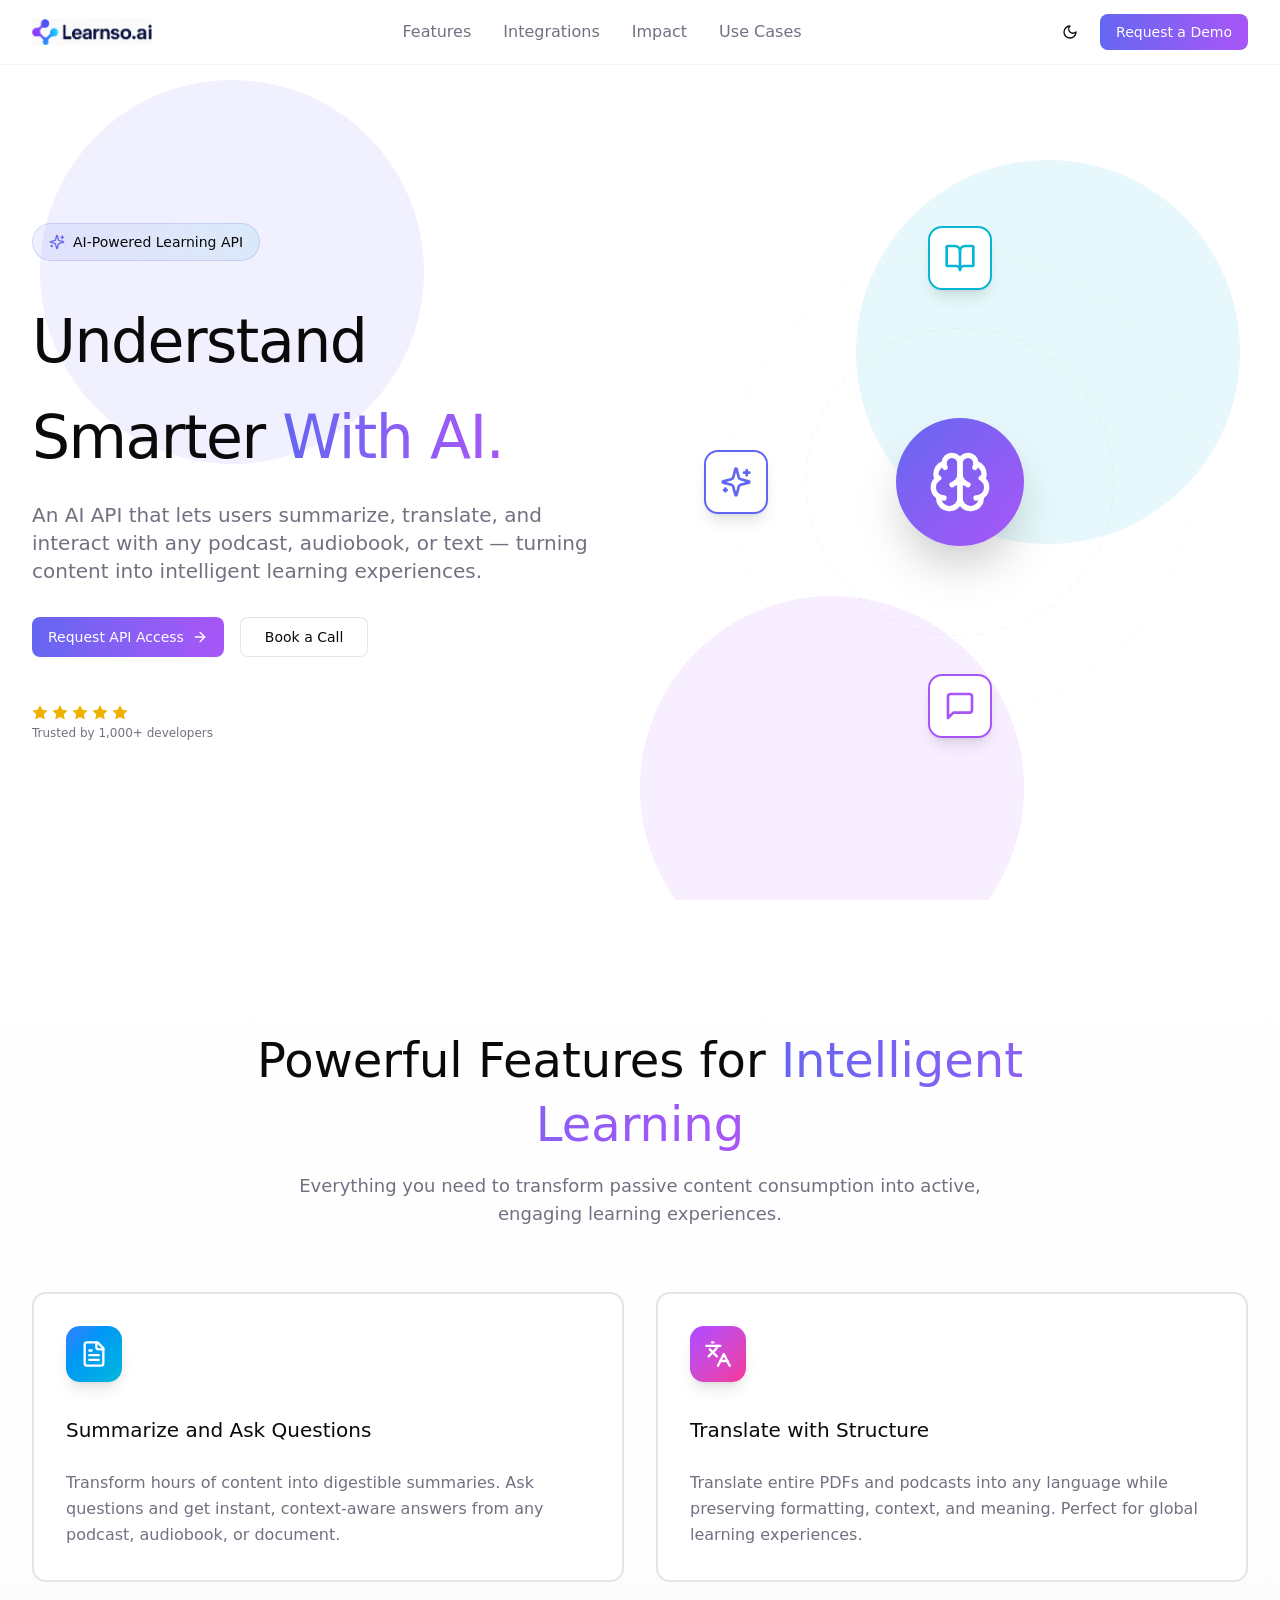
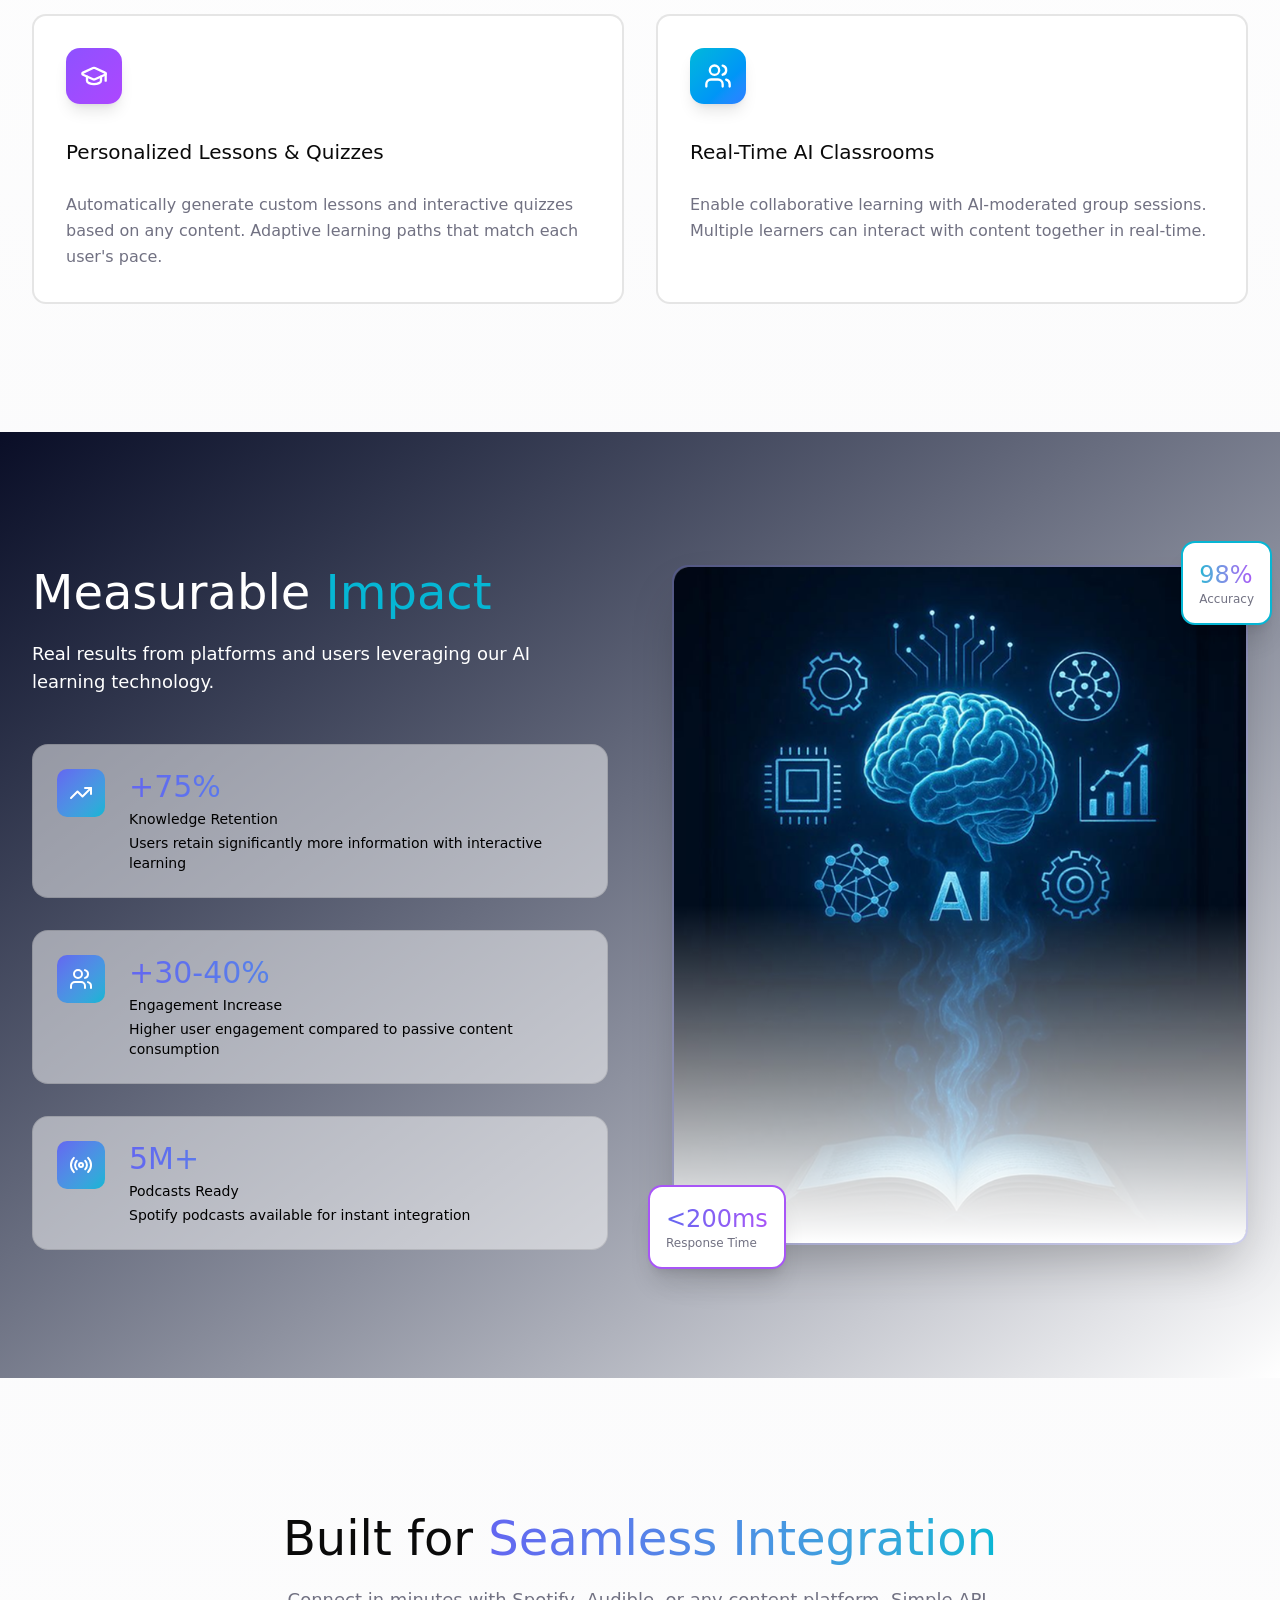
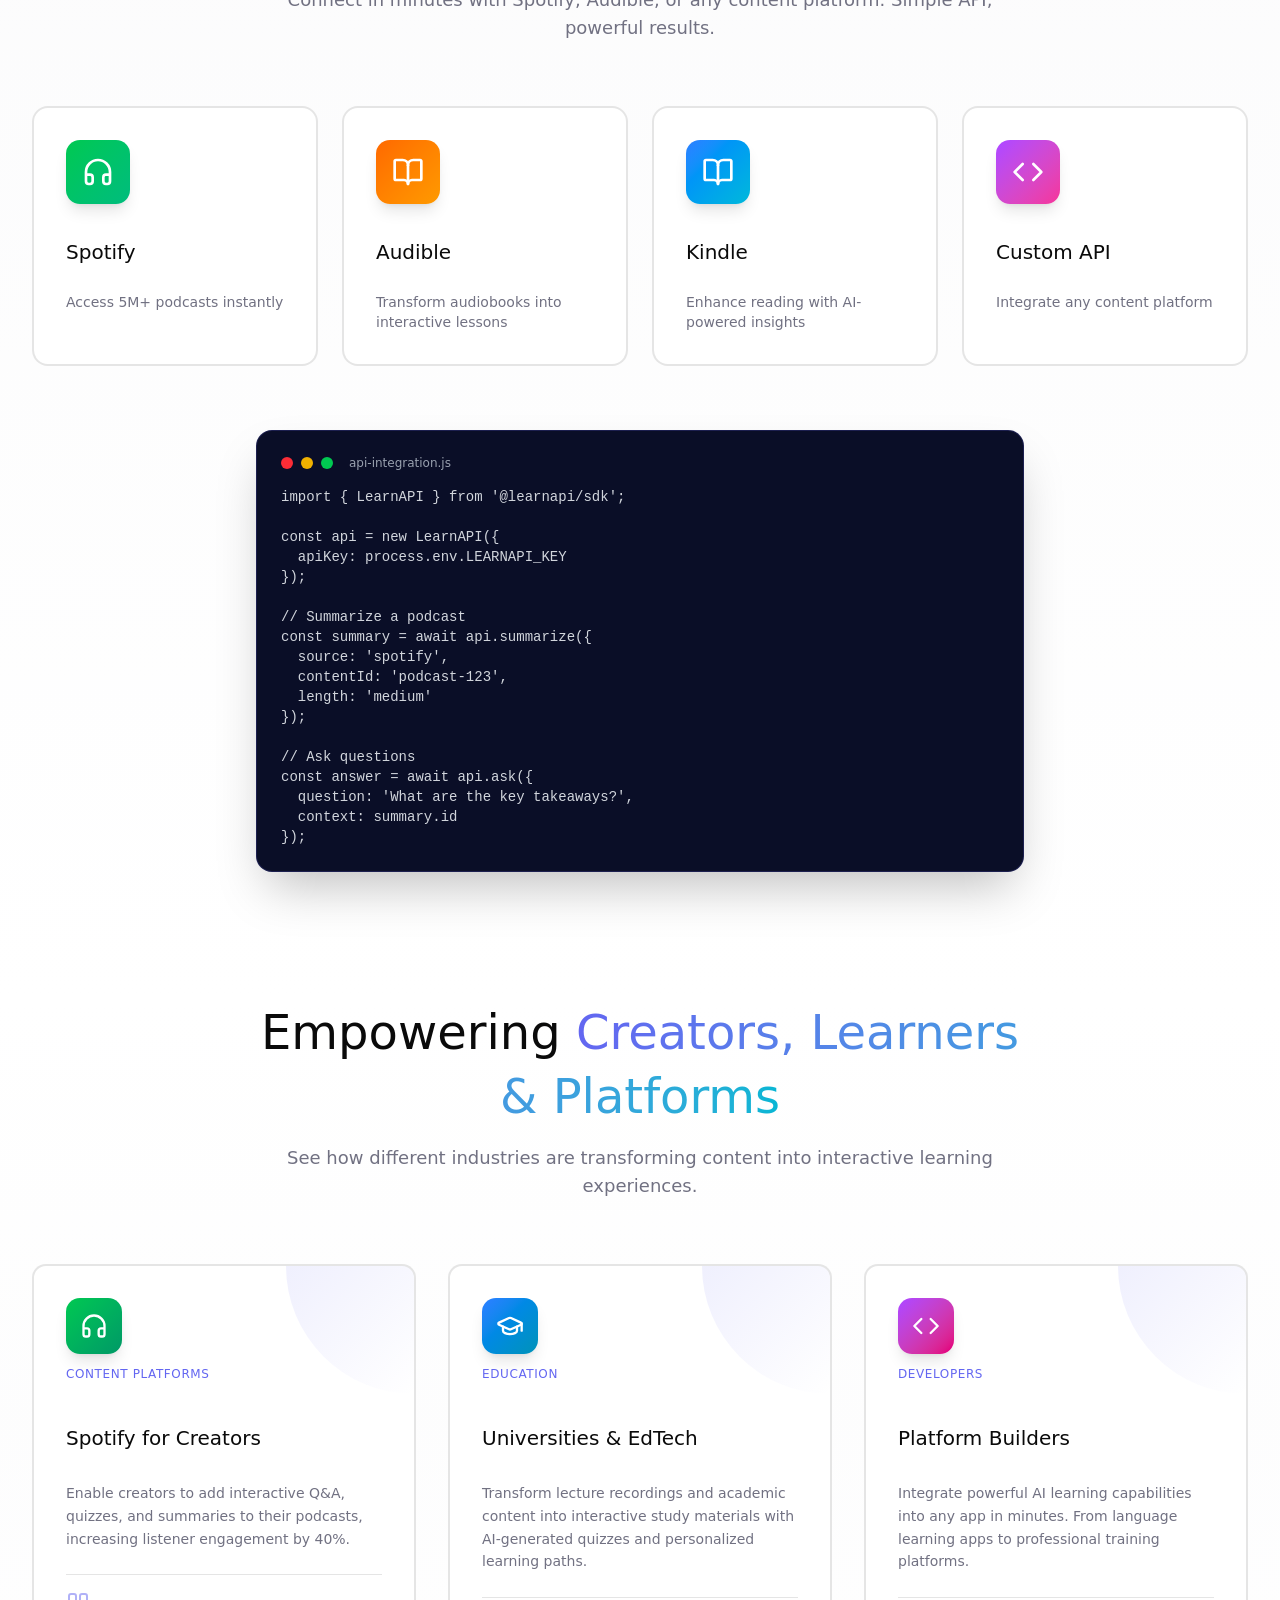
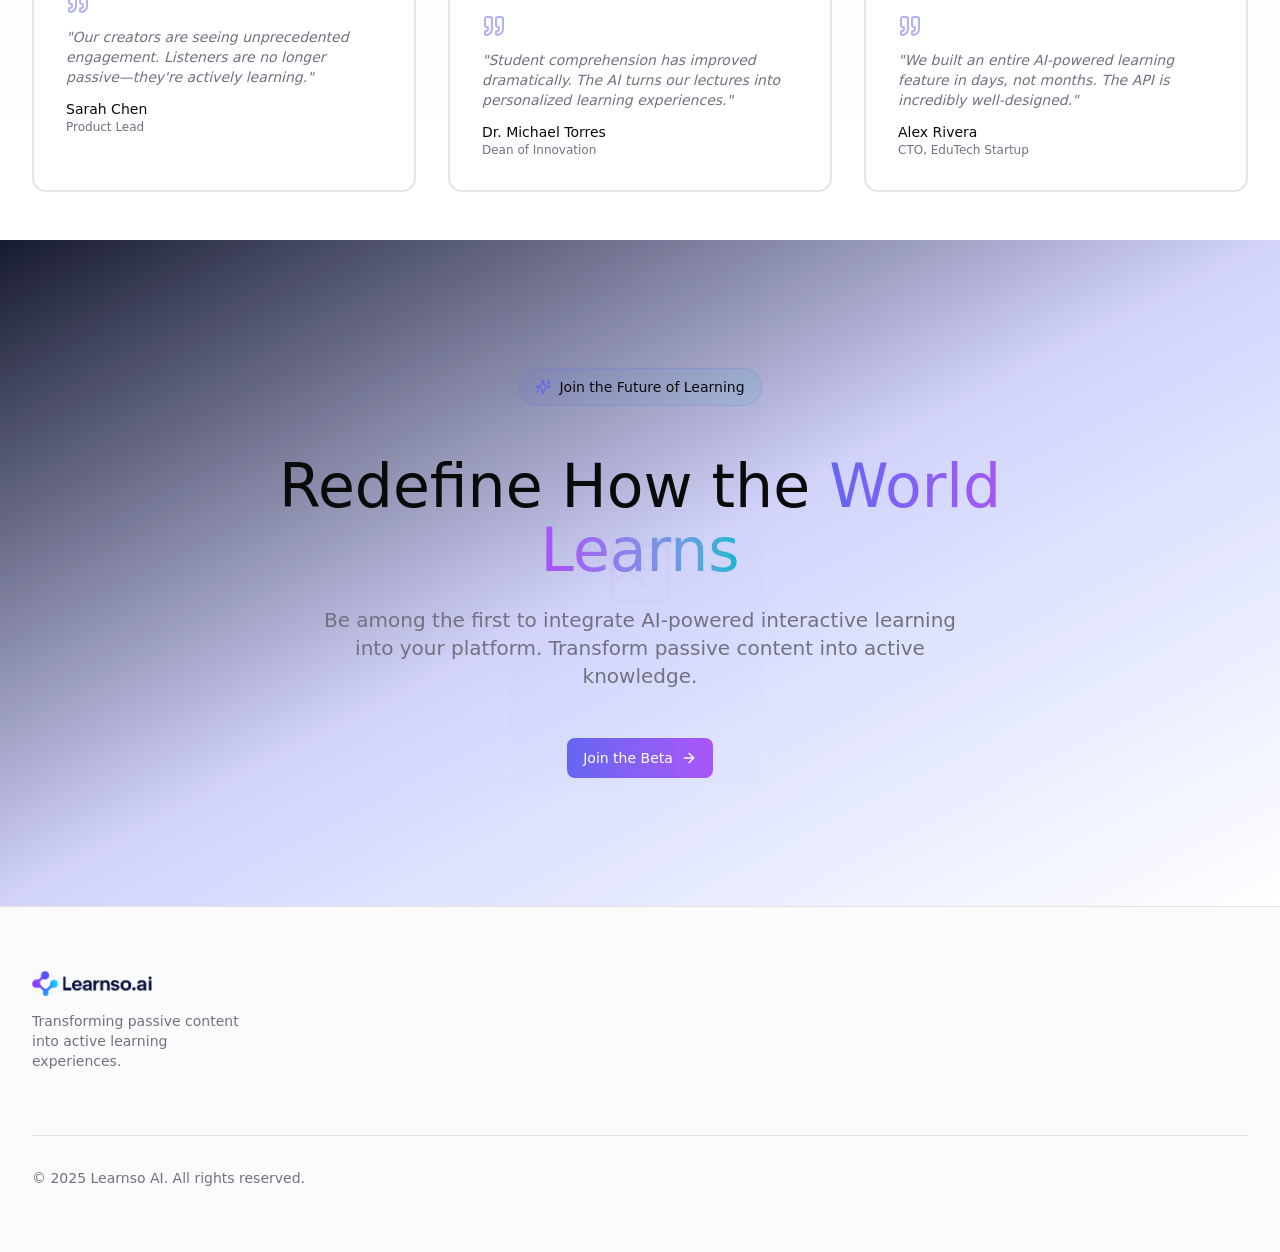
<file: index.html>
<!DOCTYPE html>
<html lang="en">
  <head>
    <link
      rel="apple-touch-icon"
      sizes="180x180"
      href="./assets/media/favicon/apple-touch-icon.png"
    />
    <link
      rel="icon"
      type="image/png"
      sizes="32x32"
      href="./assets/media/favicon/favicon-32x32.png"
    />
    <link
      rel="icon"
      type="image/png"
      sizes="16x16"
      href="./assets/media/favicon/favicon-16x16.png"
    />
    <meta charset="UTF-8" />
    <meta name="viewport" content="width=device-width, initial-scale=1.0" />

    <!-- Primary Meta Tags -->
    <title>Understand Smarter with AI — Learning Intelligence API</title>
    <meta
      name="title"
      content="Understand Smarter with AI — Learning Intelligence API"
    />
    <meta
      name="description"
      content="Revolutionize learning with AI-powered summarization, translation, teaching, and Q&A from any large context — PDFs, documents, lectures, podcasts, and more."
    />

    <meta
      name="keywords"
      content="AI learning API, AI comprehension, smart summarization, context-aware AI, document intelligence, AI translation, educational AI tools, podcast to notes, PDF summarizer API, lecture transcription AI, AI tutor API, automated content understanding, active learning AI, EdTech API"
    />

    <meta name="robots" content="index, follow" />
    <meta http-equiv="Content-Type" content="text/html; charset=utf-8" />
    <meta name="language" content="English" />
    <meta name="author" content="Your Company Name" />

    <!-- Open Graph / Facebook -->
    <meta property="og:type" content="website" />
    <meta
      property="og:title"
      content="Comprehend Smarter with AI — Learning Intelligence API"
    />
    <meta
      property="og:description"
      content="Turn long texts, PDFs, and audio content into summaries, explanations, flashcards, and interactive Q&A — enabling faster and more effective learning experiences."
    />
    <meta property="og:url" content="https://learnso.ai/" />
    <meta
      property="og:image"
      content="https://learnso.ai/assets/media/ai_brain_hr.png"
    />

    <!-- Twitter -->
    <meta name="twitter:card" content="summary_large_image" />
    <meta
      name="twitter:title"
      content="Comprehend Smarter with AI — Learning Intelligence API"
    />
    <meta
      name="twitter:description"
      content="AI-powered summarization, translation, teaching explanations, and Q&A from large documents, PDFs, lectures, and podcasts."
    />
    <meta
      name="twitter:image"
      content="https://learnso.ai/assets/media/ai_brain_hr.png"
    />

    <!-- Canonical -->
    <link rel="canonical" href="https://learnso.ai/" />
    <script type="module" crossorigin src="./assets/index-DJiaAQDc.js"></script>
    <link rel="stylesheet" crossorigin href="./assets/index-CpUpHGQa.css" />
  </head>

  <body>
    <div id="root"></div>
  </body>
</html>
</file>
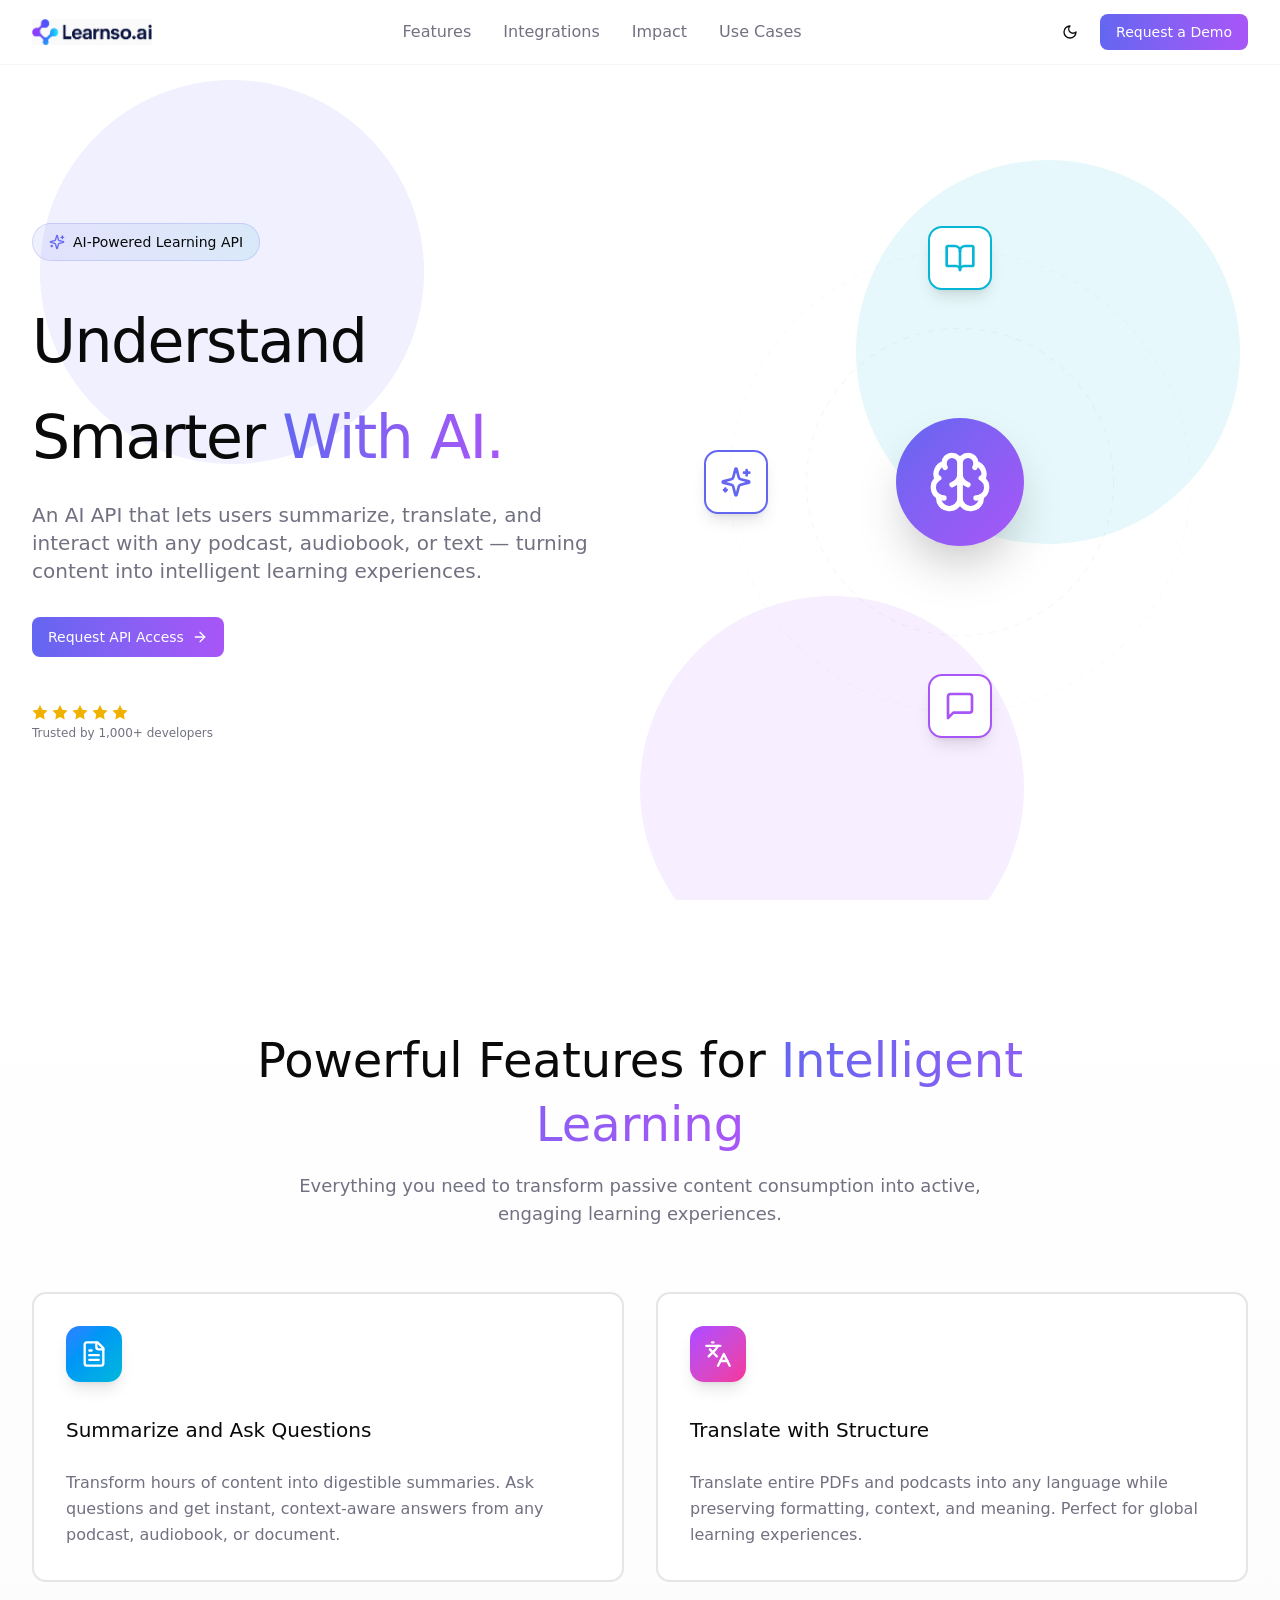
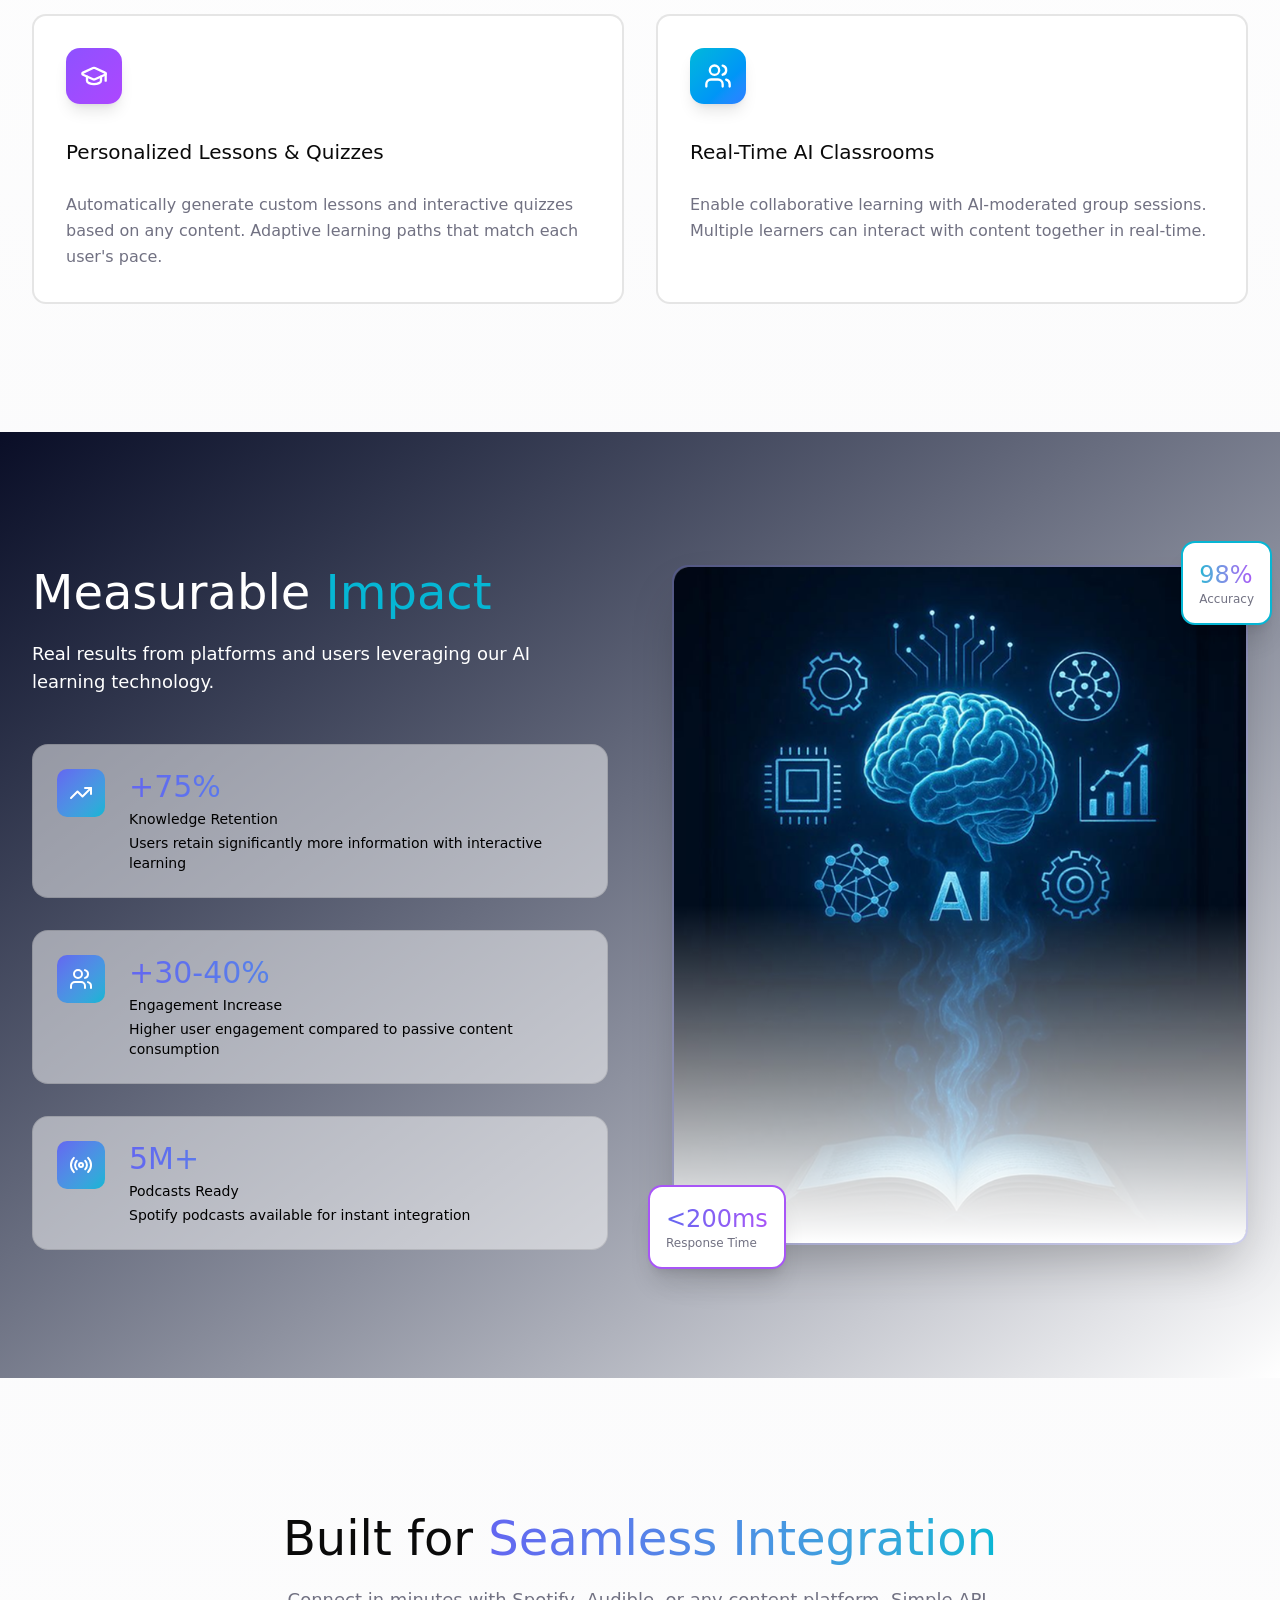
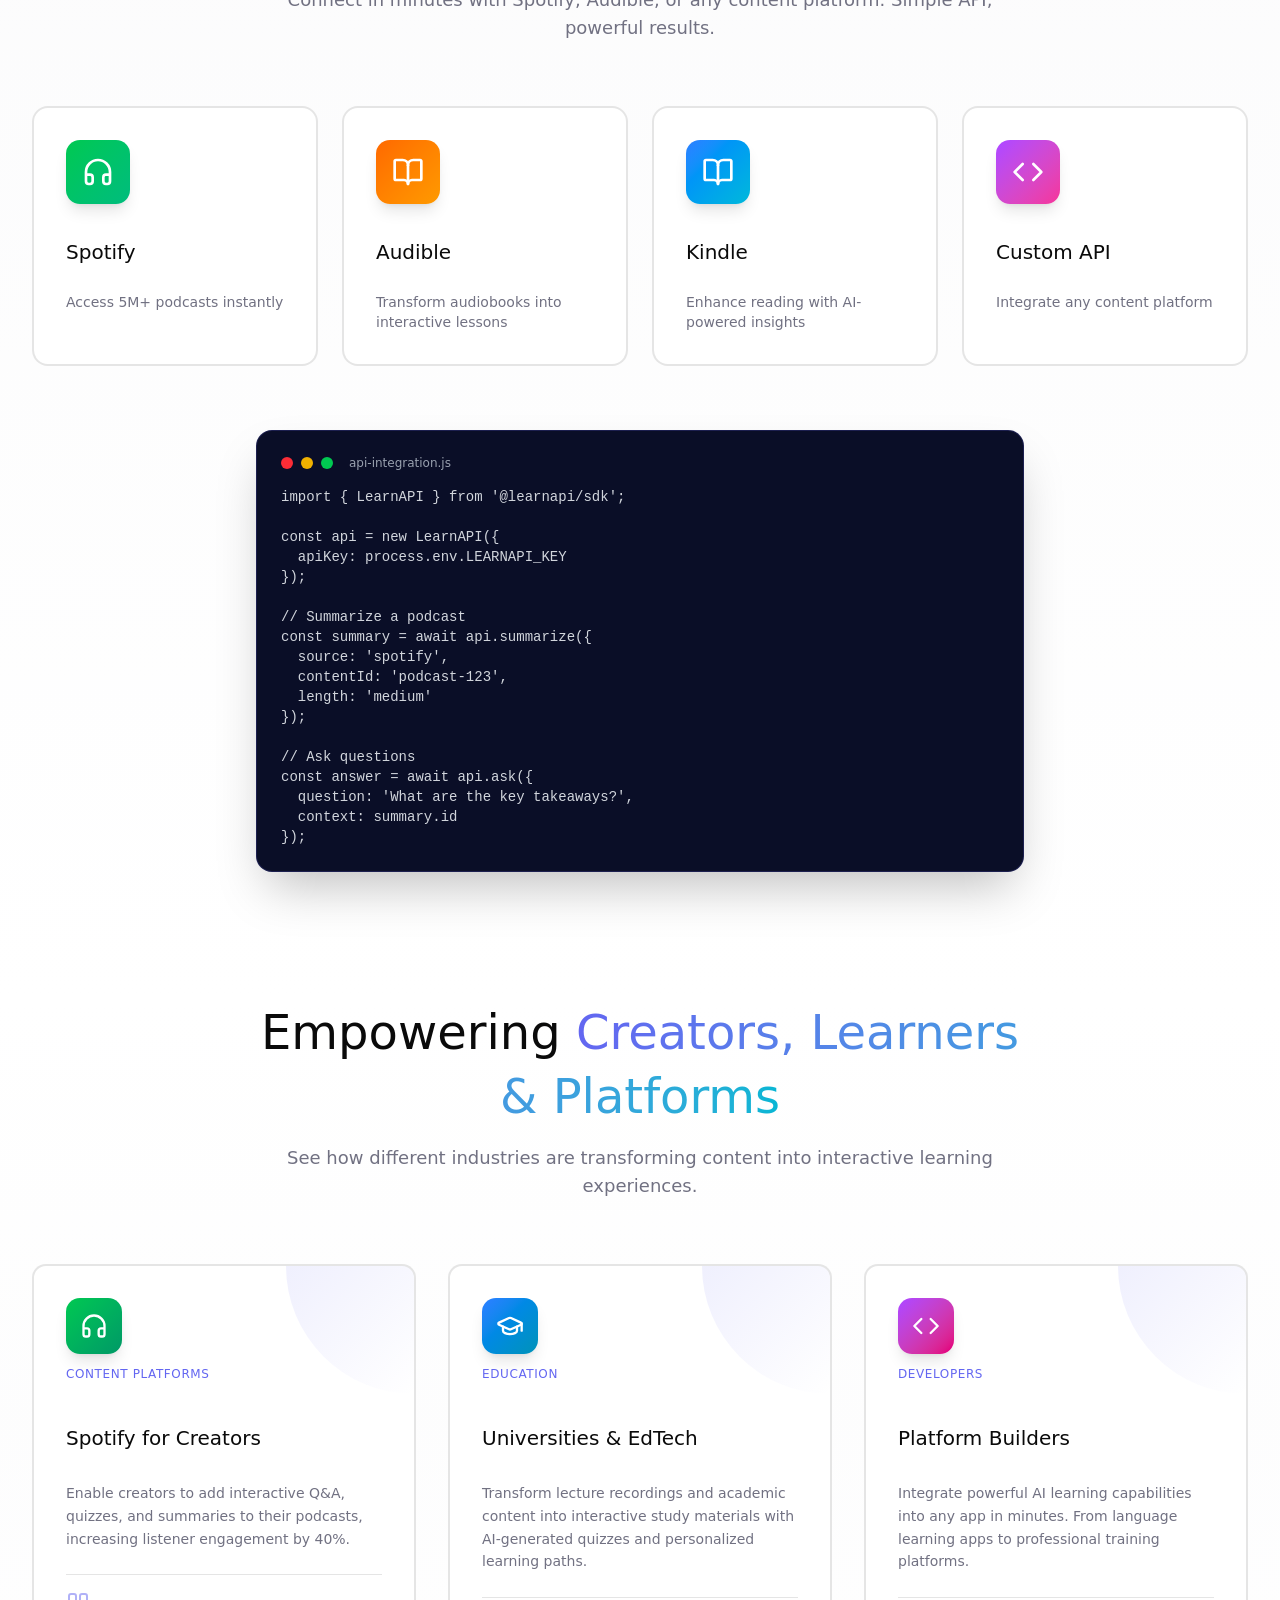
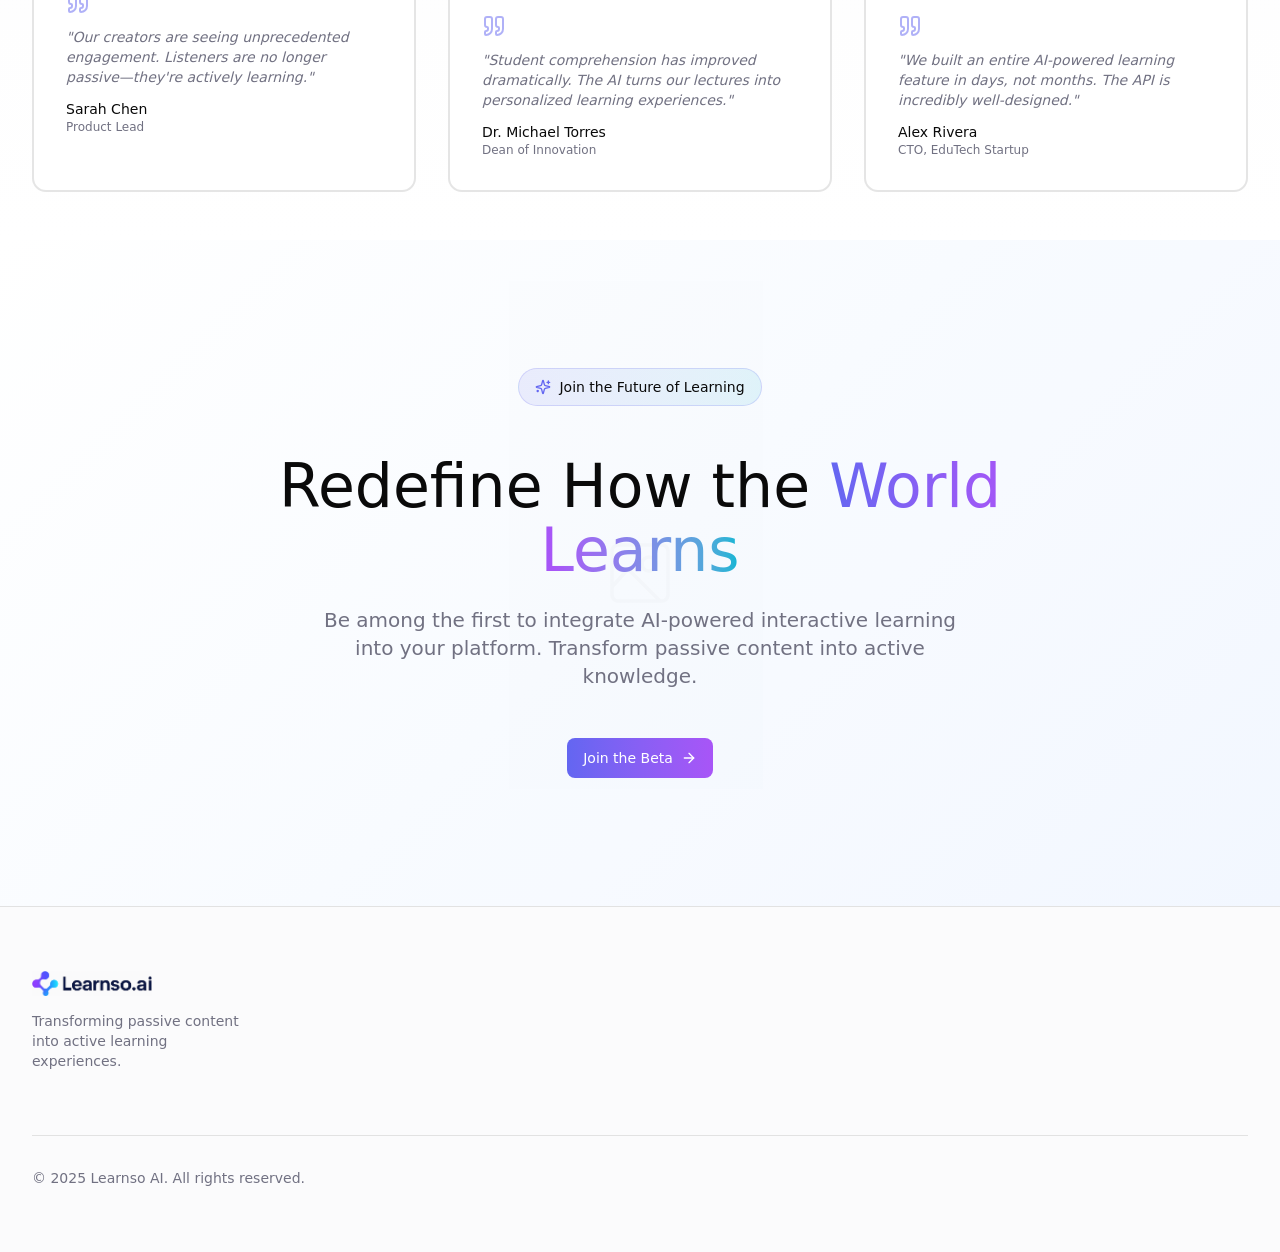
<file: site/index.html>
<!DOCTYPE html>
<html lang="en">
  <head>
    <link
      rel="apple-touch-icon"
      sizes="180x180"
      href="./assets/media/favicon/apple-touch-icon.png"
    />
    <link
      rel="icon"
      type="image/png"
      sizes="32x32"
      href="./assets/media/favicon/favicon-32x32.png"
    />
    <link
      rel="icon"
      type="image/png"
      sizes="16x16"
      href="./assets/media/favicon/favicon-16x16.png"
    />
    <meta charset="UTF-8" />
    <meta name="viewport" content="width=device-width, initial-scale=1.0" />

    <!-- Primary Meta Tags -->
    <title>Comprehend Smarter with AI — Learning Intelligence API</title>
    <meta
      name="title"
      content="Comprehend Smarter with AI — Learning Intelligence API"
    />
    <meta
      name="description"
      content="Revolutionize learning with AI-powered summarization, translation, teaching, and Q&A from any large context — PDFs, documents, lectures, podcasts, and more."
    />

    <meta
      name="keywords"
      content="AI learning API, AI comprehension, smart summarization, context-aware AI, document intelligence, AI translation, educational AI tools, podcast to notes, PDF summarizer API, lecture transcription AI, AI tutor API, automated content understanding, active learning AI, EdTech API"
    />

    <meta name="robots" content="index, follow" />
    <meta http-equiv="Content-Type" content="text/html; charset=utf-8" />
    <meta name="language" content="English" />
    <meta name="author" content="Your Company Name" />

    <!-- Open Graph / Facebook -->
    <meta property="og:type" content="website" />
    <meta
      property="og:title"
      content="Comprehend Smarter with AI — Learning Intelligence API"
    />
    <meta
      property="og:description"
      content="Turn long texts, PDFs, and audio content into summaries, explanations, flashcards, and interactive Q&A — enabling faster and more effective learning experiences."
    />
    <meta property="og:url" content="https://learnso.ai/" />
    <meta
      property="og:image"
      content="https://learnso.ai/assets/media/preview_photo.png"
    />

    <!-- Twitter -->
    <meta name="twitter:card" content="summary_large_image" />
    <meta
      name="twitter:title"
      content="Comprehend Smarter with AI — Learning Intelligence API"
    />
    <meta
      name="twitter:description"
      content="AI-powered summarization, translation, teaching explanations, and Q&A from large documents, PDFs, lectures, and podcasts."
    />
    <meta
      name="twitter:image"
      content="https://learnso.ai/assets/media/preview_photo.png"
    />

    <!-- Canonical -->
    <link rel="canonical" href="https://learnso.ai/" />
    <script type="module" crossorigin src="./assets/index-D0ypLoCV.js"></script>
    <link rel="stylesheet" crossorigin href="./assets/index-DLh8pwqS.css" />
  </head>

  <body>
    <div id="root"></div>
  </body>
</html>
</file>
<file: assets/index-CpUpHGQa.css>
/*! tailwindcss v4.1.3 | MIT License | https://tailwindcss.com */@layer properties{@supports (((-webkit-hyphens: none)) and (not (margin-trim: inline))) or ((-moz-orient: inline) and (not (color: rgb(from red r g b)))){*,:before,:after,::backdrop{--tw-translate-x: 0;--tw-translate-y: 0;--tw-translate-z: 0;--tw-rotate-x: rotateX(0);--tw-rotate-y: rotateY(0);--tw-rotate-z: rotateZ(0);--tw-skew-x: skewX(0);--tw-skew-y: skewY(0);--tw-space-y-reverse: 0;--tw-border-style: solid;--tw-gradient-position: initial;--tw-gradient-from: #0000;--tw-gradient-via: #0000;--tw-gradient-to: #0000;--tw-gradient-stops: initial;--tw-gradient-via-stops: initial;--tw-gradient-from-position: 0%;--tw-gradient-via-position: 50%;--tw-gradient-to-position: 100%;--tw-leading: initial;--tw-font-weight: initial;--tw-tracking: initial;--tw-shadow: 0 0 #0000;--tw-shadow-color: initial;--tw-shadow-alpha: 100%;--tw-inset-shadow: 0 0 #0000;--tw-inset-shadow-color: initial;--tw-inset-shadow-alpha: 100%;--tw-ring-color: initial;--tw-ring-shadow: 0 0 #0000;--tw-inset-ring-color: initial;--tw-inset-ring-shadow: 0 0 #0000;--tw-ring-inset: initial;--tw-ring-offset-width: 0px;--tw-ring-offset-color: #fff;--tw-ring-offset-shadow: 0 0 #0000;--tw-outline-style: solid;--tw-blur: initial;--tw-brightness: initial;--tw-contrast: initial;--tw-grayscale: initial;--tw-hue-rotate: initial;--tw-invert: initial;--tw-opacity: initial;--tw-saturate: initial;--tw-sepia: initial;--tw-drop-shadow: initial;--tw-drop-shadow-color: initial;--tw-drop-shadow-alpha: 100%;--tw-drop-shadow-size: initial;--tw-backdrop-blur: initial;--tw-backdrop-brightness: initial;--tw-backdrop-contrast: initial;--tw-backdrop-grayscale: initial;--tw-backdrop-hue-rotate: initial;--tw-backdrop-invert: initial;--tw-backdrop-opacity: initial;--tw-backdrop-saturate: initial;--tw-backdrop-sepia: initial;--tw-duration: initial;--tw-scale-x: 1;--tw-scale-y: 1;--tw-scale-z: 1}}}@layer theme{:root,:host{--font-sans: ui-sans-serif, system-ui, sans-serif, "Apple Color Emoji", "Segoe UI Emoji", "Segoe UI Symbol", "Noto Color Emoji";--font-mono: ui-monospace, SFMono-Regular, Menlo, Monaco, Consolas, "Liberation Mono", "Courier New", monospace;--color-red-500: oklch(.637 .237 25.331);--color-orange-500: oklch(.705 .213 47.604);--color-amber-500: oklch(.769 .188 70.08);--color-yellow-500: oklch(.795 .184 86.047);--color-green-500: oklch(.723 .219 149.579);--color-emerald-500: oklch(.696 .17 162.48);--color-emerald-600: oklch(.596 .145 163.225);--color-cyan-500: oklch(.715 .143 215.221);--color-cyan-600: oklch(.609 .126 221.723);--color-blue-500: oklch(.623 .214 259.815);--color-violet-500: oklch(.606 .25 292.717);--color-purple-500: oklch(.627 .265 303.9);--color-pink-500: oklch(.656 .241 354.308);--color-pink-600: oklch(.592 .249 .584);--color-gray-100: oklch(.967 .003 264.542);--color-gray-300: oklch(.872 .01 258.338);--color-gray-400: oklch(.707 .022 261.325);--color-white: #fff;--spacing: .25rem;--container-lg: 32rem;--container-2xl: 42rem;--container-3xl: 48rem;--container-4xl: 56rem;--container-5xl: 64rem;--container-7xl: 80rem;--text-xs: .75rem;--text-xs--line-height: calc(1 / .75);--text-sm: .875rem;--text-sm--line-height: calc(1.25 / .875);--text-base: 1rem;--text-lg: 1.125rem;--text-lg--line-height: calc(1.75 / 1.125);--text-xl: 1.25rem;--text-xl--line-height: calc(1.75 / 1.25);--text-2xl: 1.5rem;--text-2xl--line-height: calc(2 / 1.5);--text-3xl: 1.875rem;--text-3xl--line-height: 1.2 ;--text-4xl: 2.25rem;--text-4xl--line-height: calc(2.5 / 2.25);--text-5xl: 3rem;--text-5xl--line-height: 1;--text-6xl: 3.75rem;--text-6xl--line-height: 1;--font-weight-normal: 400;--font-weight-medium: 500;--font-weight-semibold: 600;--tracking-tight: -.025em;--tracking-wider: .05em;--leading-relaxed: 1.625;--radius-2xl: 1rem;--animate-spin: spin 1s linear infinite;--animate-pulse: pulse 2s cubic-bezier(.4, 0, .6, 1) infinite;--blur-sm: 8px;--blur-lg: 16px;--blur-3xl: 64px;--default-transition-duration: .15s;--default-transition-timing-function: cubic-bezier(.4, 0, .2, 1);--default-font-family: var(--font-sans);--default-font-feature-settings: var(--font-sans--font-feature-settings);--default-font-variation-settings: var( --font-sans--font-variation-settings );--default-mono-font-family: var(--font-mono);--default-mono-font-feature-settings: var( --font-mono--font-feature-settings );--default-mono-font-variation-settings: var( --font-mono--font-variation-settings )}}@layer base{*,:after,:before,::backdrop{box-sizing:border-box;border:0 solid;margin:0;padding:0}::file-selector-button{box-sizing:border-box;border:0 solid;margin:0;padding:0}html,:host{-webkit-text-size-adjust:100%;tab-size:4;line-height:1.5;font-family:var( --default-font-family, ui-sans-serif, system-ui, sans-serif, "Apple Color Emoji", "Segoe UI Emoji", "Segoe UI Symbol", "Noto Color Emoji" );font-feature-settings:var(--default-font-feature-settings, normal);font-variation-settings:var(--default-font-variation-settings, normal);-webkit-tap-highlight-color:transparent}body{line-height:inherit}hr{height:0;color:inherit;border-top-width:1px}abbr:where([title]){-webkit-text-decoration:underline dotted;text-decoration:underline dotted}h1,h2,h3,h4,h5,h6{font-size:inherit;font-weight:inherit}a{color:inherit;-webkit-text-decoration:inherit;text-decoration:inherit}b,strong{font-weight:bolder}code,kbd,samp,pre{font-family:var( --default-mono-font-family, ui-monospace, SFMono-Regular, Menlo, Monaco, Consolas, "Liberation Mono", "Courier New", monospace );font-feature-settings:var(--default-mono-font-feature-settings, normal);font-variation-settings:var( --default-mono-font-variation-settings, normal );font-size:1em}small{font-size:80%}sub,sup{vertical-align:baseline;font-size:75%;line-height:0;position:relative}sub{bottom:-.25em}sup{top:-.5em}table{text-indent:0;border-color:inherit;border-collapse:collapse}:-moz-focusring{outline:auto}progress{vertical-align:baseline}summary{display:list-item}ol,ul,menu{list-style:none}img,svg,video,canvas,audio,iframe,embed,object{vertical-align:middle;display:block}img,video{max-width:100%;height:auto}button,input,select,optgroup,textarea{font:inherit;font-feature-settings:inherit;font-variation-settings:inherit;letter-spacing:inherit;color:inherit;opacity:1;background-color:#0000;border-radius:0}::file-selector-button{font:inherit;font-feature-settings:inherit;font-variation-settings:inherit;letter-spacing:inherit;color:inherit;opacity:1;background-color:#0000;border-radius:0}:where(select:is([multiple],[size])) optgroup{font-weight:bolder}:where(select:is([multiple],[size])) optgroup option{padding-inline-start:20px}::file-selector-button{margin-inline-end:4px}::placeholder{opacity:1;color:currentColor}@supports (color: color-mix(in lab,red,red)){::placeholder{color:color-mix(in oklab,currentColor 50%,transparent)}}textarea{resize:vertical}::-webkit-search-decoration{-webkit-appearance:none}::-webkit-date-and-time-value{min-height:1lh;text-align:inherit}::-webkit-datetime-edit{display:inline-flex}::-webkit-datetime-edit-fields-wrapper{padding:0}::-webkit-datetime-edit{padding-block:0}::-webkit-datetime-edit-year-field{padding-block:0}::-webkit-datetime-edit-month-field{padding-block:0}::-webkit-datetime-edit-day-field{padding-block:0}::-webkit-datetime-edit-hour-field{padding-block:0}::-webkit-datetime-edit-minute-field{padding-block:0}::-webkit-datetime-edit-second-field{padding-block:0}::-webkit-datetime-edit-millisecond-field{padding-block:0}::-webkit-datetime-edit-meridiem-field{padding-block:0}:-moz-ui-invalid{box-shadow:none}button,input:where([type=button],[type=reset],[type=submit]){appearance:button}::file-selector-button{appearance:button}::-webkit-inner-spin-button{height:auto}::-webkit-outer-spin-button{height:auto}[hidden]:where(:not([hidden=until-found])){display:none!important}*{border-color:var(--border);outline-color:var(--ring)}@supports (color: color-mix(in lab,red,red)){*{outline-color:color-mix(in oklab,var(--ring) 50%,transparent)}}body{background-color:var(--background);color:var(--foreground)}:where(:not(:has([class*=" text-"]),:not(:has([class^=text-])))) h1{font-size:var(--text-2xl);font-weight:var(--font-weight-medium);line-height:1.5}:where(:not(:has([class*=" text-"]),:not(:has([class^=text-])))) h2{font-size:var(--text-xl);font-weight:var(--font-weight-medium);line-height:1.5}:where(:not(:has([class*=" text-"]),:not(:has([class^=text-])))) h3{font-size:var(--text-lg);font-weight:var(--font-weight-medium);line-height:1.5}:where(:not(:has([class*=" text-"]),:not(:has([class^=text-])))) h4{font-size:var(--text-base);font-weight:var(--font-weight-medium);line-height:1.5}:where(:not(:has([class*=" text-"]),:not(:has([class^=text-])))) p{font-size:var(--text-base);font-weight:var(--font-weight-normal);line-height:1.5}:where(:not(:has([class*=" text-"]),:not(:has([class^=text-])))) label,:where(:not(:has([class*=" text-"]),:not(:has([class^=text-])))) button{font-size:var(--text-base);font-weight:var(--font-weight-medium);line-height:1.5}:where(:not(:has([class*=" text-"]),:not(:has([class^=text-])))) input{font-size:var(--text-base);font-weight:var(--font-weight-normal);line-height:1.5}}@layer utilities{.\@container\/card-header{container:card-header / inline-size}.absolute{position:absolute}.fixed{position:fixed}.relative{position:relative}.inset-0{inset:calc(var(--spacing) * 0)}.-top-6{top:calc(var(--spacing) * -6)}.top-0{top:calc(var(--spacing) * 0)}.top-1\/2{top:50%}.top-20{top:calc(var(--spacing) * 20)}.top-40{top:calc(var(--spacing) * 40)}.-right-6{right:calc(var(--spacing) * -6)}.right-0{right:calc(var(--spacing) * 0)}.right-10{right:calc(var(--spacing) * 10)}.-bottom-6{bottom:calc(var(--spacing) * -6)}.-bottom-20{bottom:calc(var(--spacing) * -20)}.bottom-0{bottom:calc(var(--spacing) * 0)}.-left-6{left:calc(var(--spacing) * -6)}.left-0{left:calc(var(--spacing) * 0)}.left-1\/2{left:50%}.left-10{left:calc(var(--spacing) * 10)}.z-50{z-index:50}.col-span-2{grid-column:span 2 / span 2}.col-start-2{grid-column-start:2}.row-span-2{grid-row:span 2 / span 2}.row-start-1{grid-row-start:1}.mx-auto{margin-inline:auto}.mt-1{margin-top:calc(var(--spacing) * 1)}.mt-16{margin-top:calc(var(--spacing) * 16)}.mb-4{margin-bottom:calc(var(--spacing) * 4)}.mb-12{margin-bottom:calc(var(--spacing) * 12)}.mb-16{margin-bottom:calc(var(--spacing) * 16)}.ml-2{margin-left:calc(var(--spacing) * 2)}.flex{display:flex}.grid{display:grid}.hidden{display:none}.inline-block{display:inline-block}.inline-flex{display:inline-flex}.aspect-square{aspect-ratio:1}.size-4{width:calc(var(--spacing) * 4);height:calc(var(--spacing) * 4)}.size-9{width:calc(var(--spacing) * 9);height:calc(var(--spacing) * 9)}.h-3{height:calc(var(--spacing) * 3)}.h-4{height:calc(var(--spacing) * 4)}.h-5{height:calc(var(--spacing) * 5)}.h-6{height:calc(var(--spacing) * 6)}.h-7{height:calc(var(--spacing) * 7)}.h-8{height:calc(var(--spacing) * 8)}.h-9{height:calc(var(--spacing) * 9)}.h-10{height:calc(var(--spacing) * 10)}.h-12{height:calc(var(--spacing) * 12)}.h-14{height:calc(var(--spacing) * 14)}.h-16{height:calc(var(--spacing) * 16)}.h-32{height:calc(var(--spacing) * 32)}.h-96{height:calc(var(--spacing) * 96)}.h-auto{height:auto}.h-full{height:100%}.min-h-screen{min-height:100vh}.w-3{width:calc(var(--spacing) * 3)}.w-4{width:calc(var(--spacing) * 4)}.w-5{width:calc(var(--spacing) * 5)}.w-6{width:calc(var(--spacing) * 6)}.w-7{width:calc(var(--spacing) * 7)}.w-8{width:calc(var(--spacing) * 8)}.w-9{width:calc(var(--spacing) * 9)}.w-12{width:calc(var(--spacing) * 12)}.w-14{width:calc(var(--spacing) * 14)}.w-16{width:calc(var(--spacing) * 16)}.w-32{width:calc(var(--spacing) * 32)}.w-96{width:calc(var(--spacing) * 96)}.w-full{width:100%}.max-w-2xl{max-width:var(--container-2xl)}.max-w-3xl{max-width:var(--container-3xl)}.max-w-4xl{max-width:var(--container-4xl)}.max-w-5xl{max-width:var(--container-5xl)}.max-w-7xl{max-width:var(--container-7xl)}.max-w-lg{max-width:var(--container-lg)}.flex-shrink-0,.shrink-0{flex-shrink:0}.-translate-x-1\/2{--tw-translate-x: -50% ;translate:var(--tw-translate-x) var(--tw-translate-y)}.-translate-y-1\/2{--tw-translate-y: -50% ;translate:var(--tw-translate-x) var(--tw-translate-y)}.transform{transform:var(--tw-rotate-x) var(--tw-rotate-y) var(--tw-rotate-z) var(--tw-skew-x) var(--tw-skew-y)}.animate-pulse{animation:var(--animate-pulse)}.animate-spin{animation:var(--animate-spin)}.auto-rows-min{grid-auto-rows:min-content}.grid-cols-2{grid-template-columns:repeat(2,minmax(0,1fr))}.grid-rows-\[auto_auto\]{grid-template-rows:auto auto}.flex-col{flex-direction:column}.flex-wrap{flex-wrap:wrap}.items-center{align-items:center}.items-start{align-items:flex-start}.justify-between{justify-content:space-between}.justify-center{justify-content:center}.gap-1{gap:calc(var(--spacing) * 1)}.gap-1\.5{gap:calc(var(--spacing) * 1.5)}.gap-2{gap:calc(var(--spacing) * 2)}.gap-3{gap:calc(var(--spacing) * 3)}.gap-4{gap:calc(var(--spacing) * 4)}.gap-6{gap:calc(var(--spacing) * 6)}.gap-8{gap:calc(var(--spacing) * 8)}.gap-12{gap:calc(var(--spacing) * 12)}:where(.space-y-1>:not(:last-child)){--tw-space-y-reverse: 0;margin-block-start:calc(calc(var(--spacing) * 1) * var(--tw-space-y-reverse));margin-block-end:calc(calc(var(--spacing) * 1) * calc(1 - var(--tw-space-y-reverse)))}:where(.space-y-2>:not(:last-child)){--tw-space-y-reverse: 0;margin-block-start:calc(calc(var(--spacing) * 2) * var(--tw-space-y-reverse));margin-block-end:calc(calc(var(--spacing) * 2) * calc(1 - var(--tw-space-y-reverse)))}:where(.space-y-3>:not(:last-child)){--tw-space-y-reverse: 0;margin-block-start:calc(calc(var(--spacing) * 3) * var(--tw-space-y-reverse));margin-block-end:calc(calc(var(--spacing) * 3) * calc(1 - var(--tw-space-y-reverse)))}:where(.space-y-4>:not(:last-child)){--tw-space-y-reverse: 0;margin-block-start:calc(calc(var(--spacing) * 4) * var(--tw-space-y-reverse));margin-block-end:calc(calc(var(--spacing) * 4) * calc(1 - var(--tw-space-y-reverse)))}:where(.space-y-6>:not(:last-child)){--tw-space-y-reverse: 0;margin-block-start:calc(calc(var(--spacing) * 6) * var(--tw-space-y-reverse));margin-block-end:calc(calc(var(--spacing) * 6) * calc(1 - var(--tw-space-y-reverse)))}:where(.space-y-8>:not(:last-child)){--tw-space-y-reverse: 0;margin-block-start:calc(calc(var(--spacing) * 8) * var(--tw-space-y-reverse));margin-block-end:calc(calc(var(--spacing) * 8) * calc(1 - var(--tw-space-y-reverse)))}:where(.space-y-12>:not(:last-child)){--tw-space-y-reverse: 0;margin-block-start:calc(calc(var(--spacing) * 12) * var(--tw-space-y-reverse));margin-block-end:calc(calc(var(--spacing) * 12) * calc(1 - var(--tw-space-y-reverse)))}.self-start{align-self:flex-start}.justify-self-end{justify-self:flex-end}.overflow-hidden{overflow:hidden}.overflow-x-auto{overflow-x:auto}.rounded-2xl{border-radius:var(--radius-2xl)}.rounded-full{border-radius:3.40282e38px}.rounded-lg{border-radius:var(--radius)}.rounded-md{border-radius:calc(var(--radius) - 2px)}.rounded-xl{border-radius:calc(var(--radius) + 4px)}.rounded-bl-full{border-bottom-left-radius:3.40282e38px}.border{border-style:var(--tw-border-style);border-width:1px}.border-2{border-style:var(--tw-border-style);border-width:2px}.border-t{border-top-style:var(--tw-border-style);border-top-width:1px}.border-b{border-bottom-style:var(--tw-border-style);border-bottom-width:1px}.border-\[var\(--brand-purple-end\)\]{border-color:var(--brand-purple-end)}.border-\[var\(--brand-purple-start\)\],.border-\[var\(--brand-purple-start\)\]\/20{border-color:var(--brand-purple-start)}@supports (color: color-mix(in lab,red,red)){.border-\[var\(--brand-purple-start\)\]\/20{border-color:color-mix(in oklab,var(--brand-purple-start) 20%,transparent)}}.border-\[var\(--brand-turquoise\)\]{border-color:var(--brand-turquoise)}.border-border,.border-border\/40{border-color:var(--border)}@supports (color: color-mix(in lab,red,red)){.border-border\/40{border-color:color-mix(in oklab,var(--border) 40%,transparent)}}.border-white{border-color:var(--color-white)}.bg-\[var\(--brand-navy\)\]{background-color:var(--brand-navy)}.bg-\[var\(--brand-purple-end\)\]{background-color:var(--brand-purple-end)}.bg-\[var\(--brand-purple-start\)\]{background-color:var(--brand-purple-start)}.bg-\[var\(--brand-turquoise\)\]{background-color:var(--brand-turquoise)}.bg-background,.bg-background\/80{background-color:var(--background)}@supports (color: color-mix(in lab,red,red)){.bg-background\/80{background-color:color-mix(in oklab,var(--background) 80%,transparent)}}.bg-card,.bg-card\/50{background-color:var(--card)}@supports (color: color-mix(in lab,red,red)){.bg-card\/50{background-color:color-mix(in oklab,var(--card) 50%,transparent)}}.bg-destructive{background-color:var(--destructive)}.bg-gray-100{background-color:var(--color-gray-100)}.bg-green-500{background-color:var(--color-green-500)}.bg-muted\/20{background-color:var(--muted)}@supports (color: color-mix(in lab,red,red)){.bg-muted\/20{background-color:color-mix(in oklab,var(--muted) 20%,transparent)}}.bg-primary{background-color:var(--primary)}.bg-red-500{background-color:var(--color-red-500)}.bg-secondary{background-color:var(--secondary)}.bg-yellow-500{background-color:var(--color-yellow-500)}.bg-gradient-to-b{--tw-gradient-position: to bottom in oklab;background-image:linear-gradient(var(--tw-gradient-stops))}.bg-gradient-to-br{--tw-gradient-position: to bottom right in oklab;background-image:linear-gradient(var(--tw-gradient-stops))}.bg-gradient-to-r{--tw-gradient-position: to right in oklab;background-image:linear-gradient(var(--tw-gradient-stops))}.bg-gradient-to-t{--tw-gradient-position: to top in oklab;background-image:linear-gradient(var(--tw-gradient-stops))}.from-\[var\(--brand-navy\)\]{--tw-gradient-from: var(--brand-navy);--tw-gradient-stops: var( --tw-gradient-via-stops, var(--tw-gradient-position), var(--tw-gradient-from) var(--tw-gradient-from-position), var(--tw-gradient-to) var(--tw-gradient-to-position) )}.from-\[var\(--brand-purple-start\)\],.from-\[var\(--brand-purple-start\)\]\/5{--tw-gradient-from: var(--brand-purple-start);--tw-gradient-stops: var( --tw-gradient-via-stops, var(--tw-gradient-position), var(--tw-gradient-from) var(--tw-gradient-from-position), var(--tw-gradient-to) var(--tw-gradient-to-position) )}@supports (color: color-mix(in lab,red,red)){.from-\[var\(--brand-purple-start\)\]\/5{--tw-gradient-from: color-mix( in oklab, var(--brand-purple-start) 5%, transparent )}}.from-\[var\(--brand-purple-start\)\]\/10{--tw-gradient-from: var(--brand-purple-start);--tw-gradient-stops: var( --tw-gradient-via-stops, var(--tw-gradient-position), var(--tw-gradient-from) var(--tw-gradient-from-position), var(--tw-gradient-to) var(--tw-gradient-to-position) )}@supports (color: color-mix(in lab,red,red)){.from-\[var\(--brand-purple-start\)\]\/10{--tw-gradient-from: color-mix( in oklab, var(--brand-purple-start) 10%, transparent )}}.from-\[var\(--brand-turquoise\)\]{--tw-gradient-from: var(--brand-turquoise);--tw-gradient-stops: var( --tw-gradient-via-stops, var(--tw-gradient-position), var(--tw-gradient-from) var(--tw-gradient-from-position), var(--tw-gradient-to) var(--tw-gradient-to-position) )}.from-background{--tw-gradient-from: var(--background);--tw-gradient-stops: var( --tw-gradient-via-stops, var(--tw-gradient-position), var(--tw-gradient-from) var(--tw-gradient-from-position), var(--tw-gradient-to) var(--tw-gradient-to-position) )}.from-blue-500{--tw-gradient-from: var(--color-blue-500);--tw-gradient-stops: var( --tw-gradient-via-stops, var(--tw-gradient-position), var(--tw-gradient-from) var(--tw-gradient-from-position), var(--tw-gradient-to) var(--tw-gradient-to-position) )}.from-cyan-500{--tw-gradient-from: var(--color-cyan-500);--tw-gradient-stops: var( --tw-gradient-via-stops, var(--tw-gradient-position), var(--tw-gradient-from) var(--tw-gradient-from-position), var(--tw-gradient-to) var(--tw-gradient-to-position) )}.from-green-500{--tw-gradient-from: var(--color-green-500);--tw-gradient-stops: var( --tw-gradient-via-stops, var(--tw-gradient-position), var(--tw-gradient-from) var(--tw-gradient-from-position), var(--tw-gradient-to) var(--tw-gradient-to-position) )}.from-muted\/20{--tw-gradient-from: var(--muted);--tw-gradient-stops: var( --tw-gradient-via-stops, var(--tw-gradient-position), var(--tw-gradient-from) var(--tw-gradient-from-position), var(--tw-gradient-to) var(--tw-gradient-to-position) )}@supports (color: color-mix(in lab,red,red)){.from-muted\/20{--tw-gradient-from: color-mix(in oklab, var(--muted) 20%, transparent)}}.from-orange-500{--tw-gradient-from: var(--color-orange-500);--tw-gradient-stops: var( --tw-gradient-via-stops, var(--tw-gradient-position), var(--tw-gradient-from) var(--tw-gradient-from-position), var(--tw-gradient-to) var(--tw-gradient-to-position) )}.from-purple-500{--tw-gradient-from: var(--color-purple-500);--tw-gradient-stops: var( --tw-gradient-via-stops, var(--tw-gradient-position), var(--tw-gradient-from) var(--tw-gradient-from-position), var(--tw-gradient-to) var(--tw-gradient-to-position) )}.from-violet-500{--tw-gradient-from: var(--color-violet-500);--tw-gradient-stops: var( --tw-gradient-via-stops, var(--tw-gradient-position), var(--tw-gradient-from) var(--tw-gradient-from-position), var(--tw-gradient-to) var(--tw-gradient-to-position) )}.via-\[var\(--brand-purple-end\)\]{--tw-gradient-via: var(--brand-purple-end);--tw-gradient-via-stops: var(--tw-gradient-position), var(--tw-gradient-from) var(--tw-gradient-from-position), var(--tw-gradient-via) var(--tw-gradient-via-position), var(--tw-gradient-to) var(--tw-gradient-to-position);--tw-gradient-stops: var(--tw-gradient-via-stops)}.via-\[var\(--brand-purple-start\)\]\/20{--tw-gradient-via: var(--brand-purple-start);--tw-gradient-via-stops: var(--tw-gradient-position), var(--tw-gradient-from) var(--tw-gradient-from-position), var(--tw-gradient-via) var(--tw-gradient-via-position), var(--tw-gradient-to) var(--tw-gradient-to-position);--tw-gradient-stops: var(--tw-gradient-via-stops)}@supports (color: color-mix(in lab,red,red)){.via-\[var\(--brand-purple-start\)\]\/20{--tw-gradient-via: color-mix( in oklab, var(--brand-purple-start) 20%, transparent )}}.via-\[var\(--brand-purple-start\)\]\/30{--tw-gradient-via: var(--brand-purple-start);--tw-gradient-via-stops: var(--tw-gradient-position), var(--tw-gradient-from) var(--tw-gradient-from-position), var(--tw-gradient-via) var(--tw-gradient-via-position), var(--tw-gradient-to) var(--tw-gradient-to-position);--tw-gradient-stops: var(--tw-gradient-via-stops)}@supports (color: color-mix(in lab,red,red)){.via-\[var\(--brand-purple-start\)\]\/30{--tw-gradient-via: color-mix( in oklab, var(--brand-purple-start) 30%, transparent )}}.via-background{--tw-gradient-via: var(--background);--tw-gradient-via-stops: var(--tw-gradient-position), var(--tw-gradient-from) var(--tw-gradient-from-position), var(--tw-gradient-via) var(--tw-gradient-via-position), var(--tw-gradient-to) var(--tw-gradient-to-position);--tw-gradient-stops: var(--tw-gradient-via-stops)}.via-muted\/10{--tw-gradient-via: var(--muted);--tw-gradient-via-stops: var(--tw-gradient-position), var(--tw-gradient-from) var(--tw-gradient-from-position), var(--tw-gradient-via) var(--tw-gradient-via-position), var(--tw-gradient-to) var(--tw-gradient-to-position);--tw-gradient-stops: var(--tw-gradient-via-stops)}@supports (color: color-mix(in lab,red,red)){.via-muted\/10{--tw-gradient-via: color-mix(in oklab, var(--muted) 10%, transparent)}}.via-transparent{--tw-gradient-via: transparent;--tw-gradient-via-stops: var(--tw-gradient-position), var(--tw-gradient-from) var(--tw-gradient-from-position), var(--tw-gradient-via) var(--tw-gradient-via-position), var(--tw-gradient-to) var(--tw-gradient-to-position);--tw-gradient-stops: var(--tw-gradient-via-stops)}.to-\[var\(--brand-purple-end\)\]{--tw-gradient-to: var(--brand-purple-end);--tw-gradient-stops: var( --tw-gradient-via-stops, var(--tw-gradient-position), var(--tw-gradient-from) var(--tw-gradient-from-position), var(--tw-gradient-to) var(--tw-gradient-to-position) )}.to-\[var\(--brand-turquoise\)\],.to-\[var\(--brand-turquoise\)\]\/10{--tw-gradient-to: var(--brand-turquoise);--tw-gradient-stops: var( --tw-gradient-via-stops, var(--tw-gradient-position), var(--tw-gradient-from) var(--tw-gradient-from-position), var(--tw-gradient-to) var(--tw-gradient-to-position) )}@supports (color: color-mix(in lab,red,red)){.to-\[var\(--brand-turquoise\)\]\/10{--tw-gradient-to: color-mix( in oklab, var(--brand-turquoise) 10%, transparent )}}.to-amber-500{--tw-gradient-to: var(--color-amber-500);--tw-gradient-stops: var( --tw-gradient-via-stops, var(--tw-gradient-position), var(--tw-gradient-from) var(--tw-gradient-from-position), var(--tw-gradient-to) var(--tw-gradient-to-position) )}.to-background{--tw-gradient-to: var(--background);--tw-gradient-stops: var( --tw-gradient-via-stops, var(--tw-gradient-position), var(--tw-gradient-from) var(--tw-gradient-from-position), var(--tw-gradient-to) var(--tw-gradient-to-position) )}.to-blue-500{--tw-gradient-to: var(--color-blue-500);--tw-gradient-stops: var( --tw-gradient-via-stops, var(--tw-gradient-position), var(--tw-gradient-from) var(--tw-gradient-from-position), var(--tw-gradient-to) var(--tw-gradient-to-position) )}.to-cyan-500{--tw-gradient-to: var(--color-cyan-500);--tw-gradient-stops: var( --tw-gradient-via-stops, var(--tw-gradient-position), var(--tw-gradient-from) var(--tw-gradient-from-position), var(--tw-gradient-to) var(--tw-gradient-to-position) )}.to-cyan-600{--tw-gradient-to: var(--color-cyan-600);--tw-gradient-stops: var( --tw-gradient-via-stops, var(--tw-gradient-position), var(--tw-gradient-from) var(--tw-gradient-from-position), var(--tw-gradient-to) var(--tw-gradient-to-position) )}.to-emerald-500{--tw-gradient-to: var(--color-emerald-500);--tw-gradient-stops: var( --tw-gradient-via-stops, var(--tw-gradient-position), var(--tw-gradient-from) var(--tw-gradient-from-position), var(--tw-gradient-to) var(--tw-gradient-to-position) )}.to-emerald-600{--tw-gradient-to: var(--color-emerald-600);--tw-gradient-stops: var( --tw-gradient-via-stops, var(--tw-gradient-position), var(--tw-gradient-from) var(--tw-gradient-from-position), var(--tw-gradient-to) var(--tw-gradient-to-position) )}.to-muted\/20{--tw-gradient-to: var(--muted);--tw-gradient-stops: var( --tw-gradient-via-stops, var(--tw-gradient-position), var(--tw-gradient-from) var(--tw-gradient-from-position), var(--tw-gradient-to) var(--tw-gradient-to-position) )}@supports (color: color-mix(in lab,red,red)){.to-muted\/20{--tw-gradient-to: color-mix(in oklab, var(--muted) 20%, transparent)}}.to-pink-500{--tw-gradient-to: var(--color-pink-500);--tw-gradient-stops: var( --tw-gradient-via-stops, var(--tw-gradient-position), var(--tw-gradient-from) var(--tw-gradient-from-position), var(--tw-gradient-to) var(--tw-gradient-to-position) )}.to-pink-600{--tw-gradient-to: var(--color-pink-600);--tw-gradient-stops: var( --tw-gradient-via-stops, var(--tw-gradient-position), var(--tw-gradient-from) var(--tw-gradient-from-position), var(--tw-gradient-to) var(--tw-gradient-to-position) )}.to-purple-500{--tw-gradient-to: var(--color-purple-500);--tw-gradient-stops: var( --tw-gradient-via-stops, var(--tw-gradient-position), var(--tw-gradient-from) var(--tw-gradient-from-position), var(--tw-gradient-to) var(--tw-gradient-to-position) )}.to-transparent{--tw-gradient-to: transparent;--tw-gradient-stops: var( --tw-gradient-via-stops, var(--tw-gradient-position), var(--tw-gradient-from) var(--tw-gradient-from-position), var(--tw-gradient-to) var(--tw-gradient-to-position) )}.bg-clip-text{background-clip:text}.fill-current{fill:currentColor}.object-cover{object-fit:cover}.p-4{padding:calc(var(--spacing) * 4)}.p-6{padding:calc(var(--spacing) * 6)}.p-8{padding:calc(var(--spacing) * 8)}.px-3{padding-inline:calc(var(--spacing) * 3)}.px-4{padding-inline:calc(var(--spacing) * 4)}.px-6{padding-inline:calc(var(--spacing) * 6)}.px-8{padding-inline:calc(var(--spacing) * 8)}.py-2{padding-block:calc(var(--spacing) * 2)}.py-16{padding-block:calc(var(--spacing) * 16)}.py-20{padding-block:calc(var(--spacing) * 20)}.py-24{padding-block:calc(var(--spacing) * 24)}.pt-4{padding-top:calc(var(--spacing) * 4)}.pt-6{padding-top:calc(var(--spacing) * 6)}.pt-8{padding-top:calc(var(--spacing) * 8)}.pt-12{padding-top:calc(var(--spacing) * 12)}.pt-16{padding-top:calc(var(--spacing) * 16)}.pb-6{padding-bottom:calc(var(--spacing) * 6)}.text-center{text-align:center}.align-middle{vertical-align:middle}.text-2xl{font-size:var(--text-2xl);line-height:var(--tw-leading, var(--text-2xl--line-height))}.text-3xl{font-size:var(--text-3xl);line-height:var(--tw-leading, var(--text-3xl--line-height))}.text-4xl{font-size:var(--text-4xl);line-height:var(--tw-leading, var(--text-4xl--line-height))}.text-lg{font-size:var(--text-lg);line-height:var(--tw-leading, var(--text-lg--line-height))}.text-sm{font-size:var(--text-sm);line-height:var(--tw-leading, var(--text-sm--line-height))}.text-xl{font-size:var(--text-xl);line-height:var(--tw-leading, var(--text-xl--line-height))}.text-xs{font-size:var(--text-xs);line-height:var(--tw-leading, var(--text-xs--line-height))}.leading-none{--tw-leading: 1;line-height:1}.leading-relaxed{--tw-leading: var(--leading-relaxed);line-height:var(--leading-relaxed)}.font-medium{--tw-font-weight: var(--font-weight-medium);font-weight:var(--font-weight-medium)}.font-semibold{--tw-font-weight: var(--font-weight-semibold);font-weight:var(--font-weight-semibold)}.tracking-tight{--tw-tracking: var(--tracking-tight);letter-spacing:var(--tracking-tight)}.tracking-wider{--tw-tracking: var(--tracking-wider);letter-spacing:var(--tracking-wider)}.whitespace-nowrap{white-space:nowrap}.text-\[var\(--brand-purple-end\)\]{color:var(--brand-purple-end)}.text-\[var\(--brand-purple-start\)\]{color:var(--brand-purple-start)}.text-\[var\(--brand-turquoise\)\]{color:var(--brand-turquoise)}.text-border{color:var(--border)}.text-card-foreground{color:var(--card-foreground)}.text-foreground{color:var(--foreground)}.text-gray-300{color:var(--color-gray-300)}.text-gray-400{color:var(--color-gray-400)}.text-muted-foreground{color:var(--muted-foreground)}.text-primary{color:var(--primary)}.text-primary-foreground{color:var(--primary-foreground)}.text-secondary-foreground{color:var(--secondary-foreground)}.text-transparent{color:#0000}.text-white{color:var(--color-white)}.text-yellow-500{color:var(--color-yellow-500)}.uppercase{text-transform:uppercase}.italic{font-style:italic}.underline-offset-4{text-underline-offset:4px}.opacity-0{opacity:0}.opacity-5{opacity:.05}.opacity-10{opacity:.1}.opacity-20{opacity:.2}.opacity-30{opacity:.3}.opacity-50{opacity:.5}.opacity-60{opacity:.6}.mix-blend-multiply{mix-blend-mode:multiply}.shadow-2xl{--tw-shadow: 0 25px 50px -12px var(--tw-shadow-color, #00000040);box-shadow:var(--tw-inset-shadow),var(--tw-inset-ring-shadow),var(--tw-ring-offset-shadow),var(--tw-ring-shadow),var(--tw-shadow)}.shadow-lg{--tw-shadow: 0 10px 15px -3px var(--tw-shadow-color, #0000001a), 0 4px 6px -4px var(--tw-shadow-color, #0000001a);box-shadow:var(--tw-inset-shadow),var(--tw-inset-ring-shadow),var(--tw-ring-offset-shadow),var(--tw-ring-shadow),var(--tw-shadow)}.shadow-xl{--tw-shadow: 0 20px 25px -5px var(--tw-shadow-color, #0000001a), 0 8px 10px -6px var(--tw-shadow-color, #0000001a);box-shadow:var(--tw-inset-shadow),var(--tw-inset-ring-shadow),var(--tw-ring-offset-shadow),var(--tw-ring-shadow),var(--tw-shadow)}.outline{outline-style:var(--tw-outline-style);outline-width:1px}.blur-3xl{--tw-blur: blur(var(--blur-3xl));filter:var(--tw-blur) var(--tw-brightness) var(--tw-contrast) var(--tw-grayscale) var(--tw-hue-rotate) var(--tw-invert) var(--tw-saturate) var(--tw-sepia) var(--tw-drop-shadow)}.filter{filter:var(--tw-blur) var(--tw-brightness) var(--tw-contrast) var(--tw-grayscale) var(--tw-hue-rotate) var(--tw-invert) var(--tw-saturate) var(--tw-sepia) var(--tw-drop-shadow)}.backdrop-blur-lg{--tw-backdrop-blur: blur(var(--blur-lg));-webkit-backdrop-filter:var(--tw-backdrop-blur) var(--tw-backdrop-brightness) var(--tw-backdrop-contrast) var(--tw-backdrop-grayscale) var(--tw-backdrop-hue-rotate) var(--tw-backdrop-invert) var(--tw-backdrop-opacity) var(--tw-backdrop-saturate) var(--tw-backdrop-sepia);backdrop-filter:var(--tw-backdrop-blur) var(--tw-backdrop-brightness) var(--tw-backdrop-contrast) var(--tw-backdrop-grayscale) var(--tw-backdrop-hue-rotate) var(--tw-backdrop-invert) var(--tw-backdrop-opacity) var(--tw-backdrop-saturate) var(--tw-backdrop-sepia)}.backdrop-blur-sm{--tw-backdrop-blur: blur(var(--blur-sm));-webkit-backdrop-filter:var(--tw-backdrop-blur) var(--tw-backdrop-brightness) var(--tw-backdrop-contrast) var(--tw-backdrop-grayscale) var(--tw-backdrop-hue-rotate) var(--tw-backdrop-invert) var(--tw-backdrop-opacity) var(--tw-backdrop-saturate) var(--tw-backdrop-sepia);backdrop-filter:var(--tw-backdrop-blur) var(--tw-backdrop-brightness) var(--tw-backdrop-contrast) var(--tw-backdrop-grayscale) var(--tw-backdrop-hue-rotate) var(--tw-backdrop-invert) var(--tw-backdrop-opacity) var(--tw-backdrop-saturate) var(--tw-backdrop-sepia)}.transition-all{transition-property:all;transition-timing-function:var( --tw-ease, var(--default-transition-timing-function) );transition-duration:var(--tw-duration, var(--default-transition-duration))}.transition-colors{transition-property:color,background-color,border-color,outline-color,text-decoration-color,fill,stroke,--tw-gradient-from,--tw-gradient-via,--tw-gradient-to;transition-timing-function:var( --tw-ease, var(--default-transition-timing-function) );transition-duration:var(--tw-duration, var(--default-transition-duration))}.transition-opacity{transition-property:opacity;transition-timing-function:var( --tw-ease, var(--default-transition-timing-function) );transition-duration:var(--tw-duration, var(--default-transition-duration))}.transition-transform{transition-property:transform,translate,scale,rotate;transition-timing-function:var( --tw-ease, var(--default-transition-timing-function) );transition-duration:var(--tw-duration, var(--default-transition-duration))}.delay-700{transition-delay:.7s}.delay-1000{transition-delay:1s}.duration-300{--tw-duration: .3s;transition-duration:.3s}.delay-700{animation-delay:.7s}.delay-1000{animation-delay:1s}.outline-none{--tw-outline-style: none;outline-style:none}@media(hover:hover){.group-hover\:scale-110:is(:where(.group):hover *){--tw-scale-x: 110%;--tw-scale-y: 110%;--tw-scale-z: 110%;scale:var(--tw-scale-x) var(--tw-scale-y)}}@media(hover:hover){.group-hover\:opacity-100:is(:where(.group):hover *){opacity:1}}@media(hover:hover){.hover\:-translate-y-1:hover{--tw-translate-y: calc(var(--spacing) * -1);translate:var(--tw-translate-x) var(--tw-translate-y)}}@media(hover:hover){.hover\:border-\[var\(--brand-purple-start\)\]:hover{border-color:var(--brand-purple-start)}}@media(hover:hover){.hover\:border-\[var\(--brand-purple-start\)\]\/30:hover{border-color:var(--brand-purple-start)}@supports (color: color-mix(in lab,red,red)){.hover\:border-\[var\(--brand-purple-start\)\]\/30:hover{border-color:color-mix(in oklab,var(--brand-purple-start) 30%,transparent)}}}@media(hover:hover){.hover\:bg-accent:hover{background-color:var(--accent)}}@media(hover:hover){.hover\:bg-destructive\/90:hover{background-color:var(--destructive)}@supports (color: color-mix(in lab,red,red)){.hover\:bg-destructive\/90:hover{background-color:color-mix(in oklab,var(--destructive) 90%,transparent)}}}@media(hover:hover){.hover\:bg-primary\/90:hover{background-color:var(--primary)}@supports (color: color-mix(in lab,red,red)){.hover\:bg-primary\/90:hover{background-color:color-mix(in oklab,var(--primary) 90%,transparent)}}}@media(hover:hover){.hover\:bg-secondary\/80:hover{background-color:var(--secondary)}@supports (color: color-mix(in lab,red,red)){.hover\:bg-secondary\/80:hover{background-color:color-mix(in oklab,var(--secondary) 80%,transparent)}}}@media(hover:hover){.hover\:text-accent-foreground:hover{color:var(--accent-foreground)}}@media(hover:hover){.hover\:text-foreground:hover{color:var(--foreground)}}@media(hover:hover){.hover\:underline:hover{text-decoration-line:underline}}@media(hover:hover){.hover\:opacity-90:hover{opacity:.9}}@media(hover:hover){.hover\:shadow-2xl:hover{--tw-shadow: 0 25px 50px -12px var(--tw-shadow-color, #00000040);box-shadow:var(--tw-inset-shadow),var(--tw-inset-ring-shadow),var(--tw-ring-offset-shadow),var(--tw-ring-shadow),var(--tw-shadow)}}@media(hover:hover){.hover\:shadow-xl:hover{--tw-shadow: 0 20px 25px -5px var(--tw-shadow-color, #0000001a), 0 8px 10px -6px var(--tw-shadow-color, #0000001a);box-shadow:var(--tw-inset-shadow),var(--tw-inset-ring-shadow),var(--tw-ring-offset-shadow),var(--tw-ring-shadow),var(--tw-shadow)}}.focus-visible\:border-ring:focus-visible{border-color:var(--ring)}.focus-visible\:ring-\[3px\]:focus-visible{--tw-ring-shadow: var(--tw-ring-inset) 0 0 0 calc(3px + var(--tw-ring-offset-width)) var(--tw-ring-color, currentcolor);box-shadow:var(--tw-inset-shadow),var(--tw-inset-ring-shadow),var(--tw-ring-offset-shadow),var(--tw-ring-shadow),var(--tw-shadow)}.focus-visible\:ring-destructive\/20:focus-visible{--tw-ring-color: var(--destructive)}@supports (color: color-mix(in lab,red,red)){.focus-visible\:ring-destructive\/20:focus-visible{--tw-ring-color: color-mix(in oklab, var(--destructive) 20%, transparent)}}.focus-visible\:ring-ring\/50:focus-visible{--tw-ring-color: var(--ring)}@supports (color: color-mix(in lab,red,red)){.focus-visible\:ring-ring\/50:focus-visible{--tw-ring-color: color-mix(in oklab, var(--ring) 50%, transparent)}}.disabled\:pointer-events-none:disabled{pointer-events:none}.disabled\:opacity-50:disabled{opacity:.5}.has-data-\[slot\=card-action\]\:grid-cols-\[1fr_auto\]:has([data-slot=card-action]){grid-template-columns:1fr auto}.has-\[\>svg\]\:px-2\.5:has(>svg){padding-inline:calc(var(--spacing) * 2.5)}.has-\[\>svg\]\:px-3:has(>svg){padding-inline:calc(var(--spacing) * 3)}.has-\[\>svg\]\:px-4:has(>svg){padding-inline:calc(var(--spacing) * 4)}.aria-invalid\:border-destructive[aria-invalid=true]{border-color:var(--destructive)}.aria-invalid\:ring-destructive\/20[aria-invalid=true]{--tw-ring-color: var(--destructive)}@supports (color: color-mix(in lab,red,red)){.aria-invalid\:ring-destructive\/20[aria-invalid=true]{--tw-ring-color: color-mix(in oklab, var(--destructive) 20%, transparent)}}@media(width>=40rem){.sm\:inline-flex{display:inline-flex}}@media(width>=40rem){.sm\:grid-cols-2{grid-template-columns:repeat(2,minmax(0,1fr))}}@media(width>=40rem){.sm\:flex-row{flex-direction:row}}@media(width>=40rem){.sm\:px-6{padding-inline:calc(var(--spacing) * 6)}}@media(width>=40rem){.sm\:text-4xl{font-size:var(--text-4xl);line-height:var(--tw-leading, var(--text-4xl--line-height))}}@media(width>=40rem){.sm\:text-5xl{font-size:var(--text-5xl);line-height:var(--tw-leading, var(--text-5xl--line-height))}}@media(width>=40rem){.sm\:text-xl{font-size:var(--text-xl);line-height:var(--tw-leading, var(--text-xl--line-height))}}@media(width>=48rem){.md\:col-span-1{grid-column:span 1 / span 1}}@media(width>=48rem){.md\:flex{display:flex}}@media(width>=48rem){.md\:hidden{display:none}}@media(width>=48rem){.md\:grid-cols-5{grid-template-columns:repeat(5,minmax(0,1fr))}}@media(width>=64rem){.lg\:mx-0{margin-inline:calc(var(--spacing) * 0)}}@media(width>=64rem){.lg\:grid-cols-2{grid-template-columns:repeat(2,minmax(0,1fr))}}@media(width>=64rem){.lg\:grid-cols-3{grid-template-columns:repeat(3,minmax(0,1fr))}}@media(width>=64rem){.lg\:grid-cols-4{grid-template-columns:repeat(4,minmax(0,1fr))}}@media(width>=64rem){.lg\:justify-start{justify-content:flex-start}}@media(width>=64rem){.lg\:gap-8{gap:calc(var(--spacing) * 8)}}@media(width>=64rem){.lg\:gap-16{gap:calc(var(--spacing) * 16)}}@media(width>=64rem){.lg\:px-8{padding-inline:calc(var(--spacing) * 8)}}@media(width>=64rem){.lg\:py-32{padding-block:calc(var(--spacing) * 32)}}@media(width>=64rem){.lg\:text-left{text-align:left}}@media(width>=64rem){.lg\:text-5xl{font-size:var(--text-5xl);line-height:var(--tw-leading, var(--text-5xl--line-height))}}@media(width>=64rem){.lg\:text-6xl{font-size:var(--text-6xl);line-height:var(--tw-leading, var(--text-6xl--line-height))}}.dark\:border-input:is(.dark *){border-color:var(--input)}.dark\:bg-destructive\/60:is(.dark *){background-color:var(--destructive)}@supports (color: color-mix(in lab,red,red)){.dark\:bg-destructive\/60:is(.dark *){background-color:color-mix(in oklab,var(--destructive) 60%,transparent)}}.dark\:bg-input\/30:is(.dark *){background-color:var(--input)}@supports (color: color-mix(in lab,red,red)){.dark\:bg-input\/30:is(.dark *){background-color:color-mix(in oklab,var(--input) 30%,transparent)}}@media(hover:hover){.dark\:hover\:bg-accent\/50:is(.dark *):hover{background-color:var(--accent)}@supports (color: color-mix(in lab,red,red)){.dark\:hover\:bg-accent\/50:is(.dark *):hover{background-color:color-mix(in oklab,var(--accent) 50%,transparent)}}}@media(hover:hover){.dark\:hover\:bg-input\/50:is(.dark *):hover{background-color:var(--input)}@supports (color: color-mix(in lab,red,red)){.dark\:hover\:bg-input\/50:is(.dark *):hover{background-color:color-mix(in oklab,var(--input) 50%,transparent)}}}.dark\:focus-visible\:ring-destructive\/40:is(.dark *):focus-visible{--tw-ring-color: var(--destructive)}@supports (color: color-mix(in lab,red,red)){.dark\:focus-visible\:ring-destructive\/40:is(.dark *):focus-visible{--tw-ring-color: color-mix(in oklab, var(--destructive) 40%, transparent)}}.dark\:aria-invalid\:ring-destructive\/40:is(.dark *)[aria-invalid=true]{--tw-ring-color: var(--destructive)}@supports (color: color-mix(in lab,red,red)){.dark\:aria-invalid\:ring-destructive\/40:is(.dark *)[aria-invalid=true]{--tw-ring-color: color-mix(in oklab, var(--destructive) 40%, transparent)}}.\[\&_svg\]\:pointer-events-none svg{pointer-events:none}.\[\&_svg\]\:shrink-0 svg{flex-shrink:0}.\[\&_svg\:not\(\[class\*\=\'size-\'\]\)\]\:size-4 svg:not([class*=size-]){width:calc(var(--spacing) * 4);height:calc(var(--spacing) * 4)}.\[\.border-b\]\:pb-6.border-b{padding-bottom:calc(var(--spacing) * 6)}.\[\.border-t\]\:pt-6.border-t{padding-top:calc(var(--spacing) * 6)}.\[\&\:last-child\]\:pb-6:last-child{padding-bottom:calc(var(--spacing) * 6)}}:root{--font-size: 16px;--background: #fff;--foreground: oklch(.145 0 0);--card: #fff;--card-foreground: oklch(.145 0 0);--popover: oklch(1 0 0);--popover-foreground: oklch(.145 0 0);--primary: #030213;--primary-foreground: oklch(1 0 0);--secondary: oklch(.95 .0058 264.53);--secondary-foreground: #030213;--muted: #ececf0;--muted-foreground: #717182;--accent: #e9ebef;--accent-foreground: #030213;--destructive: #d4183d;--destructive-foreground: #fff;--border: #0000001a;--input: transparent;--input-background: #f3f3f5;--switch-background: #cbced4;--font-weight-medium: 500;--font-weight-normal: 400;--ring: oklch(.708 0 0);--chart-1: oklch(.646 .222 41.116);--chart-2: oklch(.6 .118 184.704);--chart-3: oklch(.398 .07 227.392);--chart-4: oklch(.828 .189 84.429);--chart-5: oklch(.769 .188 70.08);--radius: .625rem;--sidebar: oklch(.985 0 0);--sidebar-foreground: oklch(.145 0 0);--sidebar-primary: #030213;--sidebar-primary-foreground: oklch(.985 0 0);--sidebar-accent: oklch(.97 0 0);--sidebar-accent-foreground: oklch(.205 0 0);--sidebar-border: oklch(.922 0 0);--sidebar-ring: oklch(.708 0 0);--brand-navy: #0a0e27;--brand-purple-start: #6366f1;--brand-purple-end: #a855f7;--brand-turquoise: #06b6d4}.dark{--background: oklch(.145 0 0);--foreground: oklch(.985 0 0);--card: oklch(.145 0 0);--card-foreground: oklch(.985 0 0);--popover: oklch(.145 0 0);--popover-foreground: oklch(.985 0 0);--primary: oklch(.985 0 0);--primary-foreground: oklch(.205 0 0);--secondary: oklch(.269 0 0);--secondary-foreground: oklch(.985 0 0);--muted: oklch(.269 0 0);--muted-foreground: oklch(.708 0 0);--accent: oklch(.269 0 0);--accent-foreground: oklch(.985 0 0);--destructive: oklch(.396 .141 25.723);--destructive-foreground: oklch(.637 .237 25.331);--border: oklch(.269 0 0);--input: oklch(.269 0 0);--ring: oklch(.439 0 0);--font-weight-medium: 500;--font-weight-normal: 400;--chart-1: oklch(.488 .243 264.376);--chart-2: oklch(.696 .17 162.48);--chart-3: oklch(.769 .188 70.08);--chart-4: oklch(.627 .265 303.9);--chart-5: oklch(.645 .246 16.439);--sidebar: oklch(.205 0 0);--sidebar-foreground: oklch(.985 0 0);--sidebar-primary: oklch(.488 .243 264.376);--sidebar-primary-foreground: oklch(.985 0 0);--sidebar-accent: oklch(.269 0 0);--sidebar-accent-foreground: oklch(.985 0 0);--sidebar-border: oklch(.269 0 0);--sidebar-ring: oklch(.439 0 0);--brand-navy: #0a0e27;--brand-purple-start: #7c3aed;--brand-purple-end: #c084fc;--brand-turquoise: #22d3ee}html{font-size:var(--font-size)}@property --tw-translate-x{syntax: "*"; inherits: false; initial-value: 0;}@property --tw-translate-y{syntax: "*"; inherits: false; initial-value: 0;}@property --tw-translate-z{syntax: "*"; inherits: false; initial-value: 0;}@property --tw-rotate-x{syntax: "*"; inherits: false; initial-value: rotateX(0);}@property --tw-rotate-y{syntax: "*"; inherits: false; initial-value: rotateY(0);}@property --tw-rotate-z{syntax: "*"; inherits: false; initial-value: rotateZ(0);}@property --tw-skew-x{syntax: "*"; inherits: false; initial-value: skewX(0);}@property --tw-skew-y{syntax: "*"; inherits: false; initial-value: skewY(0);}@property --tw-space-y-reverse{syntax: "*"; inherits: false; initial-value: 0;}@property --tw-border-style{syntax: "*"; inherits: false; initial-value: solid;}@property --tw-gradient-position{syntax: "*"; inherits: false;}@property --tw-gradient-from{syntax: "<color>"; inherits: false; initial-value: #0000;}@property --tw-gradient-via{syntax: "<color>"; inherits: false; initial-value: #0000;}@property --tw-gradient-to{syntax: "<color>"; inherits: false; initial-value: #0000;}@property --tw-gradient-stops{syntax: "*"; inherits: false;}@property --tw-gradient-via-stops{syntax: "*"; inherits: false;}@property --tw-gradient-from-position{syntax: "<length-percentage>"; inherits: false; initial-value: 0%;}@property --tw-gradient-via-position{syntax: "<length-percentage>"; inherits: false; initial-value: 50%;}@property --tw-gradient-to-position{syntax: "<length-percentage>"; inherits: false; initial-value: 100%;}@property --tw-leading{syntax: "*"; inherits: false;}@property --tw-font-weight{syntax: "*"; inherits: false;}@property --tw-tracking{syntax: "*"; inherits: false;}@property --tw-shadow{syntax: "*"; inherits: false; initial-value: 0 0 #0000;}@property --tw-shadow-color{syntax: "*"; inherits: false;}@property --tw-shadow-alpha{syntax: "<percentage>"; inherits: false; initial-value: 100%;}@property --tw-inset-shadow{syntax: "*"; inherits: false; initial-value: 0 0 #0000;}@property --tw-inset-shadow-color{syntax: "*"; inherits: false;}@property --tw-inset-shadow-alpha{syntax: "<percentage>"; inherits: false; initial-value: 100%;}@property --tw-ring-color{syntax: "*"; inherits: false;}@property --tw-ring-shadow{syntax: "*"; inherits: false; initial-value: 0 0 #0000;}@property --tw-inset-ring-color{syntax: "*"; inherits: false;}@property --tw-inset-ring-shadow{syntax: "*"; inherits: false; initial-value: 0 0 #0000;}@property --tw-ring-inset{syntax: "*"; inherits: false;}@property --tw-ring-offset-width{syntax: "<length>"; inherits: false; initial-value: 0;}@property --tw-ring-offset-color{syntax: "*"; inherits: false; initial-value: #fff;}@property --tw-ring-offset-shadow{syntax: "*"; inherits: false; initial-value: 0 0 #0000;}@property --tw-outline-style{syntax: "*"; inherits: false; initial-value: solid;}@property --tw-blur{syntax: "*"; inherits: false;}@property --tw-brightness{syntax: "*"; inherits: false;}@property --tw-contrast{syntax: "*"; inherits: false;}@property --tw-grayscale{syntax: "*"; inherits: false;}@property --tw-hue-rotate{syntax: "*"; inherits: false;}@property --tw-invert{syntax: "*"; inherits: false;}@property --tw-opacity{syntax: "*"; inherits: false;}@property --tw-saturate{syntax: "*"; inherits: false;}@property --tw-sepia{syntax: "*"; inherits: false;}@property --tw-drop-shadow{syntax: "*"; inherits: false;}@property --tw-drop-shadow-color{syntax: "*"; inherits: false;}@property --tw-drop-shadow-alpha{syntax: "<percentage>"; inherits: false; initial-value: 100%;}@property --tw-drop-shadow-size{syntax: "*"; inherits: false;}@property --tw-backdrop-blur{syntax: "*"; inherits: false;}@property --tw-backdrop-brightness{syntax: "*"; inherits: false;}@property --tw-backdrop-contrast{syntax: "*"; inherits: false;}@property --tw-backdrop-grayscale{syntax: "*"; inherits: false;}@property --tw-backdrop-hue-rotate{syntax: "*"; inherits: false;}@property --tw-backdrop-invert{syntax: "*"; inherits: false;}@property --tw-backdrop-opacity{syntax: "*"; inherits: false;}@property --tw-backdrop-saturate{syntax: "*"; inherits: false;}@property --tw-backdrop-sepia{syntax: "*"; inherits: false;}@property --tw-duration{syntax: "*"; inherits: false;}@property --tw-scale-x{syntax: "*"; inherits: false; initial-value: 1;}@property --tw-scale-y{syntax: "*"; inherits: false; initial-value: 1;}@property --tw-scale-z{syntax: "*"; inherits: false; initial-value: 1;}@keyframes spin{to{transform:rotate(360deg)}}@keyframes pulse{50%{opacity:.5}}h1{line-height:6rem}h2,h3{line-height:4rem}.lighterContainer{background-color:#362e36}.circleContainer{width:100%;max-width:1750px;margin:0 auto}@media(max-width:1200px){.circleContainer{display:none}}
</file>
<file: site/assets/index-DLh8pwqS.css>
/*! tailwindcss v4.1.3 | MIT License | https://tailwindcss.com */@layer properties{@supports (((-webkit-hyphens: none)) and (not (margin-trim: inline))) or ((-moz-orient: inline) and (not (color: rgb(from red r g b)))){*,:before,:after,::backdrop{--tw-translate-x: 0;--tw-translate-y: 0;--tw-translate-z: 0;--tw-rotate-x: rotateX(0);--tw-rotate-y: rotateY(0);--tw-rotate-z: rotateZ(0);--tw-skew-x: skewX(0);--tw-skew-y: skewY(0);--tw-space-y-reverse: 0;--tw-border-style: solid;--tw-gradient-position: initial;--tw-gradient-from: #0000;--tw-gradient-via: #0000;--tw-gradient-to: #0000;--tw-gradient-stops: initial;--tw-gradient-via-stops: initial;--tw-gradient-from-position: 0%;--tw-gradient-via-position: 50%;--tw-gradient-to-position: 100%;--tw-leading: initial;--tw-font-weight: initial;--tw-tracking: initial;--tw-shadow: 0 0 #0000;--tw-shadow-color: initial;--tw-shadow-alpha: 100%;--tw-inset-shadow: 0 0 #0000;--tw-inset-shadow-color: initial;--tw-inset-shadow-alpha: 100%;--tw-ring-color: initial;--tw-ring-shadow: 0 0 #0000;--tw-inset-ring-color: initial;--tw-inset-ring-shadow: 0 0 #0000;--tw-ring-inset: initial;--tw-ring-offset-width: 0px;--tw-ring-offset-color: #fff;--tw-ring-offset-shadow: 0 0 #0000;--tw-outline-style: solid;--tw-blur: initial;--tw-brightness: initial;--tw-contrast: initial;--tw-grayscale: initial;--tw-hue-rotate: initial;--tw-invert: initial;--tw-opacity: initial;--tw-saturate: initial;--tw-sepia: initial;--tw-drop-shadow: initial;--tw-drop-shadow-color: initial;--tw-drop-shadow-alpha: 100%;--tw-drop-shadow-size: initial;--tw-backdrop-blur: initial;--tw-backdrop-brightness: initial;--tw-backdrop-contrast: initial;--tw-backdrop-grayscale: initial;--tw-backdrop-hue-rotate: initial;--tw-backdrop-invert: initial;--tw-backdrop-opacity: initial;--tw-backdrop-saturate: initial;--tw-backdrop-sepia: initial;--tw-duration: initial;--tw-scale-x: 1;--tw-scale-y: 1;--tw-scale-z: 1}}}@layer theme{:root,:host{--font-sans: ui-sans-serif, system-ui, sans-serif, "Apple Color Emoji", "Segoe UI Emoji", "Segoe UI Symbol", "Noto Color Emoji";--font-mono: ui-monospace, SFMono-Regular, Menlo, Monaco, Consolas, "Liberation Mono", "Courier New", monospace;--color-red-500: oklch(.637 .237 25.331);--color-orange-500: oklch(.705 .213 47.604);--color-amber-500: oklch(.769 .188 70.08);--color-yellow-500: oklch(.795 .184 86.047);--color-green-500: oklch(.723 .219 149.579);--color-emerald-500: oklch(.696 .17 162.48);--color-emerald-600: oklch(.596 .145 163.225);--color-cyan-500: oklch(.715 .143 215.221);--color-cyan-600: oklch(.609 .126 221.723);--color-blue-500: oklch(.623 .214 259.815);--color-violet-500: oklch(.606 .25 292.717);--color-purple-500: oklch(.627 .265 303.9);--color-pink-500: oklch(.656 .241 354.308);--color-pink-600: oklch(.592 .249 .584);--color-gray-100: oklch(.967 .003 264.542);--color-gray-300: oklch(.872 .01 258.338);--color-gray-400: oklch(.707 .022 261.325);--color-white: #fff;--spacing: .25rem;--container-lg: 32rem;--container-2xl: 42rem;--container-3xl: 48rem;--container-4xl: 56rem;--container-5xl: 64rem;--container-7xl: 80rem;--text-xs: .75rem;--text-xs--line-height: calc(1 / .75);--text-sm: .875rem;--text-sm--line-height: calc(1.25 / .875);--text-base: 1rem;--text-lg: 1.125rem;--text-lg--line-height: calc(1.75 / 1.125);--text-xl: 1.25rem;--text-xl--line-height: calc(1.75 / 1.25);--text-2xl: 1.5rem;--text-2xl--line-height: calc(2 / 1.5);--text-3xl: 1.875rem;--text-3xl--line-height: 1.2 ;--text-4xl: 2.25rem;--text-4xl--line-height: calc(2.5 / 2.25);--text-5xl: 3rem;--text-5xl--line-height: 1;--text-6xl: 3.75rem;--text-6xl--line-height: 1;--font-weight-normal: 400;--font-weight-medium: 500;--font-weight-semibold: 600;--tracking-tight: -.025em;--tracking-wider: .05em;--leading-relaxed: 1.625;--radius-2xl: 1rem;--animate-spin: spin 1s linear infinite;--animate-pulse: pulse 2s cubic-bezier(.4, 0, .6, 1) infinite;--blur-sm: 8px;--blur-lg: 16px;--blur-3xl: 64px;--default-transition-duration: .15s;--default-transition-timing-function: cubic-bezier(.4, 0, .2, 1);--default-font-family: var(--font-sans);--default-font-feature-settings: var(--font-sans--font-feature-settings);--default-font-variation-settings: var( --font-sans--font-variation-settings );--default-mono-font-family: var(--font-mono);--default-mono-font-feature-settings: var( --font-mono--font-feature-settings );--default-mono-font-variation-settings: var( --font-mono--font-variation-settings )}}@layer base{*,:after,:before,::backdrop{box-sizing:border-box;border:0 solid;margin:0;padding:0}::file-selector-button{box-sizing:border-box;border:0 solid;margin:0;padding:0}html,:host{-webkit-text-size-adjust:100%;tab-size:4;line-height:1.5;font-family:var( --default-font-family, ui-sans-serif, system-ui, sans-serif, "Apple Color Emoji", "Segoe UI Emoji", "Segoe UI Symbol", "Noto Color Emoji" );font-feature-settings:var(--default-font-feature-settings, normal);font-variation-settings:var(--default-font-variation-settings, normal);-webkit-tap-highlight-color:transparent}body{line-height:inherit}hr{height:0;color:inherit;border-top-width:1px}abbr:where([title]){-webkit-text-decoration:underline dotted;text-decoration:underline dotted}h1,h2,h3,h4,h5,h6{font-size:inherit;font-weight:inherit}a{color:inherit;-webkit-text-decoration:inherit;text-decoration:inherit}b,strong{font-weight:bolder}code,kbd,samp,pre{font-family:var( --default-mono-font-family, ui-monospace, SFMono-Regular, Menlo, Monaco, Consolas, "Liberation Mono", "Courier New", monospace );font-feature-settings:var(--default-mono-font-feature-settings, normal);font-variation-settings:var( --default-mono-font-variation-settings, normal );font-size:1em}small{font-size:80%}sub,sup{vertical-align:baseline;font-size:75%;line-height:0;position:relative}sub{bottom:-.25em}sup{top:-.5em}table{text-indent:0;border-color:inherit;border-collapse:collapse}:-moz-focusring{outline:auto}progress{vertical-align:baseline}summary{display:list-item}ol,ul,menu{list-style:none}img,svg,video,canvas,audio,iframe,embed,object{vertical-align:middle;display:block}img,video{max-width:100%;height:auto}button,input,select,optgroup,textarea{font:inherit;font-feature-settings:inherit;font-variation-settings:inherit;letter-spacing:inherit;color:inherit;opacity:1;background-color:#0000;border-radius:0}::file-selector-button{font:inherit;font-feature-settings:inherit;font-variation-settings:inherit;letter-spacing:inherit;color:inherit;opacity:1;background-color:#0000;border-radius:0}:where(select:is([multiple],[size])) optgroup{font-weight:bolder}:where(select:is([multiple],[size])) optgroup option{padding-inline-start:20px}::file-selector-button{margin-inline-end:4px}::placeholder{opacity:1;color:currentColor}@supports (color: color-mix(in lab,red,red)){::placeholder{color:color-mix(in oklab,currentColor 50%,transparent)}}textarea{resize:vertical}::-webkit-search-decoration{-webkit-appearance:none}::-webkit-date-and-time-value{min-height:1lh;text-align:inherit}::-webkit-datetime-edit{display:inline-flex}::-webkit-datetime-edit-fields-wrapper{padding:0}::-webkit-datetime-edit{padding-block:0}::-webkit-datetime-edit-year-field{padding-block:0}::-webkit-datetime-edit-month-field{padding-block:0}::-webkit-datetime-edit-day-field{padding-block:0}::-webkit-datetime-edit-hour-field{padding-block:0}::-webkit-datetime-edit-minute-field{padding-block:0}::-webkit-datetime-edit-second-field{padding-block:0}::-webkit-datetime-edit-millisecond-field{padding-block:0}::-webkit-datetime-edit-meridiem-field{padding-block:0}:-moz-ui-invalid{box-shadow:none}button,input:where([type=button],[type=reset],[type=submit]){appearance:button}::file-selector-button{appearance:button}::-webkit-inner-spin-button{height:auto}::-webkit-outer-spin-button{height:auto}[hidden]:where(:not([hidden=until-found])){display:none!important}*{border-color:var(--border);outline-color:var(--ring)}@supports (color: color-mix(in lab,red,red)){*{outline-color:color-mix(in oklab,var(--ring) 50%,transparent)}}body{background-color:var(--background);color:var(--foreground)}:where(:not(:has([class*=" text-"]),:not(:has([class^=text-])))) h1{font-size:var(--text-2xl);font-weight:var(--font-weight-medium);line-height:1.5}:where(:not(:has([class*=" text-"]),:not(:has([class^=text-])))) h2{font-size:var(--text-xl);font-weight:var(--font-weight-medium);line-height:1.5}:where(:not(:has([class*=" text-"]),:not(:has([class^=text-])))) h3{font-size:var(--text-lg);font-weight:var(--font-weight-medium);line-height:1.5}:where(:not(:has([class*=" text-"]),:not(:has([class^=text-])))) h4{font-size:var(--text-base);font-weight:var(--font-weight-medium);line-height:1.5}:where(:not(:has([class*=" text-"]),:not(:has([class^=text-])))) p{font-size:var(--text-base);font-weight:var(--font-weight-normal);line-height:1.5}:where(:not(:has([class*=" text-"]),:not(:has([class^=text-])))) label,:where(:not(:has([class*=" text-"]),:not(:has([class^=text-])))) button{font-size:var(--text-base);font-weight:var(--font-weight-medium);line-height:1.5}:where(:not(:has([class*=" text-"]),:not(:has([class^=text-])))) input{font-size:var(--text-base);font-weight:var(--font-weight-normal);line-height:1.5}}@layer utilities{.\@container\/card-header{container:card-header / inline-size}.absolute{position:absolute}.fixed{position:fixed}.relative{position:relative}.inset-0{inset:calc(var(--spacing) * 0)}.-top-6{top:calc(var(--spacing) * -6)}.top-0{top:calc(var(--spacing) * 0)}.top-1\/2{top:50%}.top-20{top:calc(var(--spacing) * 20)}.top-40{top:calc(var(--spacing) * 40)}.-right-6{right:calc(var(--spacing) * -6)}.right-0{right:calc(var(--spacing) * 0)}.right-10{right:calc(var(--spacing) * 10)}.-bottom-6{bottom:calc(var(--spacing) * -6)}.-bottom-20{bottom:calc(var(--spacing) * -20)}.bottom-0{bottom:calc(var(--spacing) * 0)}.-left-6{left:calc(var(--spacing) * -6)}.left-0{left:calc(var(--spacing) * 0)}.left-1\/2{left:50%}.left-10{left:calc(var(--spacing) * 10)}.z-50{z-index:50}.col-span-2{grid-column:span 2 / span 2}.col-start-2{grid-column-start:2}.row-span-2{grid-row:span 2 / span 2}.row-start-1{grid-row-start:1}.mx-auto{margin-inline:auto}.mt-1{margin-top:calc(var(--spacing) * 1)}.mt-16{margin-top:calc(var(--spacing) * 16)}.mb-4{margin-bottom:calc(var(--spacing) * 4)}.mb-12{margin-bottom:calc(var(--spacing) * 12)}.mb-16{margin-bottom:calc(var(--spacing) * 16)}.ml-2{margin-left:calc(var(--spacing) * 2)}.flex{display:flex}.grid{display:grid}.hidden{display:none}.inline-block{display:inline-block}.inline-flex{display:inline-flex}.aspect-square{aspect-ratio:1}.size-4{width:calc(var(--spacing) * 4);height:calc(var(--spacing) * 4)}.size-9{width:calc(var(--spacing) * 9);height:calc(var(--spacing) * 9)}.h-3{height:calc(var(--spacing) * 3)}.h-4{height:calc(var(--spacing) * 4)}.h-5{height:calc(var(--spacing) * 5)}.h-6{height:calc(var(--spacing) * 6)}.h-7{height:calc(var(--spacing) * 7)}.h-8{height:calc(var(--spacing) * 8)}.h-9{height:calc(var(--spacing) * 9)}.h-10{height:calc(var(--spacing) * 10)}.h-12{height:calc(var(--spacing) * 12)}.h-14{height:calc(var(--spacing) * 14)}.h-16{height:calc(var(--spacing) * 16)}.h-32{height:calc(var(--spacing) * 32)}.h-96{height:calc(var(--spacing) * 96)}.h-auto{height:auto}.h-full{height:100%}.min-h-screen{min-height:100vh}.w-3{width:calc(var(--spacing) * 3)}.w-4{width:calc(var(--spacing) * 4)}.w-5{width:calc(var(--spacing) * 5)}.w-6{width:calc(var(--spacing) * 6)}.w-7{width:calc(var(--spacing) * 7)}.w-8{width:calc(var(--spacing) * 8)}.w-9{width:calc(var(--spacing) * 9)}.w-12{width:calc(var(--spacing) * 12)}.w-14{width:calc(var(--spacing) * 14)}.w-16{width:calc(var(--spacing) * 16)}.w-32{width:calc(var(--spacing) * 32)}.w-96{width:calc(var(--spacing) * 96)}.w-full{width:100%}.max-w-2xl{max-width:var(--container-2xl)}.max-w-3xl{max-width:var(--container-3xl)}.max-w-4xl{max-width:var(--container-4xl)}.max-w-5xl{max-width:var(--container-5xl)}.max-w-7xl{max-width:var(--container-7xl)}.max-w-lg{max-width:var(--container-lg)}.flex-shrink-0,.shrink-0{flex-shrink:0}.-translate-x-1\/2{--tw-translate-x: -50% ;translate:var(--tw-translate-x) var(--tw-translate-y)}.-translate-y-1\/2{--tw-translate-y: -50% ;translate:var(--tw-translate-x) var(--tw-translate-y)}.transform{transform:var(--tw-rotate-x) var(--tw-rotate-y) var(--tw-rotate-z) var(--tw-skew-x) var(--tw-skew-y)}.animate-pulse{animation:var(--animate-pulse)}.animate-spin{animation:var(--animate-spin)}.auto-rows-min{grid-auto-rows:min-content}.grid-cols-2{grid-template-columns:repeat(2,minmax(0,1fr))}.grid-rows-\[auto_auto\]{grid-template-rows:auto auto}.flex-col{flex-direction:column}.flex-wrap{flex-wrap:wrap}.items-center{align-items:center}.items-start{align-items:flex-start}.justify-between{justify-content:space-between}.justify-center{justify-content:center}.gap-1{gap:calc(var(--spacing) * 1)}.gap-1\.5{gap:calc(var(--spacing) * 1.5)}.gap-2{gap:calc(var(--spacing) * 2)}.gap-3{gap:calc(var(--spacing) * 3)}.gap-4{gap:calc(var(--spacing) * 4)}.gap-6{gap:calc(var(--spacing) * 6)}.gap-8{gap:calc(var(--spacing) * 8)}.gap-12{gap:calc(var(--spacing) * 12)}:where(.space-y-1>:not(:last-child)){--tw-space-y-reverse: 0;margin-block-start:calc(calc(var(--spacing) * 1) * var(--tw-space-y-reverse));margin-block-end:calc(calc(var(--spacing) * 1) * calc(1 - var(--tw-space-y-reverse)))}:where(.space-y-2>:not(:last-child)){--tw-space-y-reverse: 0;margin-block-start:calc(calc(var(--spacing) * 2) * var(--tw-space-y-reverse));margin-block-end:calc(calc(var(--spacing) * 2) * calc(1 - var(--tw-space-y-reverse)))}:where(.space-y-3>:not(:last-child)){--tw-space-y-reverse: 0;margin-block-start:calc(calc(var(--spacing) * 3) * var(--tw-space-y-reverse));margin-block-end:calc(calc(var(--spacing) * 3) * calc(1 - var(--tw-space-y-reverse)))}:where(.space-y-4>:not(:last-child)){--tw-space-y-reverse: 0;margin-block-start:calc(calc(var(--spacing) * 4) * var(--tw-space-y-reverse));margin-block-end:calc(calc(var(--spacing) * 4) * calc(1 - var(--tw-space-y-reverse)))}:where(.space-y-6>:not(:last-child)){--tw-space-y-reverse: 0;margin-block-start:calc(calc(var(--spacing) * 6) * var(--tw-space-y-reverse));margin-block-end:calc(calc(var(--spacing) * 6) * calc(1 - var(--tw-space-y-reverse)))}:where(.space-y-8>:not(:last-child)){--tw-space-y-reverse: 0;margin-block-start:calc(calc(var(--spacing) * 8) * var(--tw-space-y-reverse));margin-block-end:calc(calc(var(--spacing) * 8) * calc(1 - var(--tw-space-y-reverse)))}:where(.space-y-12>:not(:last-child)){--tw-space-y-reverse: 0;margin-block-start:calc(calc(var(--spacing) * 12) * var(--tw-space-y-reverse));margin-block-end:calc(calc(var(--spacing) * 12) * calc(1 - var(--tw-space-y-reverse)))}.self-start{align-self:flex-start}.justify-self-end{justify-self:flex-end}.overflow-hidden{overflow:hidden}.overflow-x-auto{overflow-x:auto}.rounded-2xl{border-radius:var(--radius-2xl)}.rounded-full{border-radius:3.40282e38px}.rounded-lg{border-radius:var(--radius)}.rounded-md{border-radius:calc(var(--radius) - 2px)}.rounded-xl{border-radius:calc(var(--radius) + 4px)}.rounded-bl-full{border-bottom-left-radius:3.40282e38px}.border{border-style:var(--tw-border-style);border-width:1px}.border-2{border-style:var(--tw-border-style);border-width:2px}.border-t{border-top-style:var(--tw-border-style);border-top-width:1px}.border-b{border-bottom-style:var(--tw-border-style);border-bottom-width:1px}.border-\[var\(--brand-purple-end\)\]{border-color:var(--brand-purple-end)}.border-\[var\(--brand-purple-start\)\],.border-\[var\(--brand-purple-start\)\]\/20{border-color:var(--brand-purple-start)}@supports (color: color-mix(in lab,red,red)){.border-\[var\(--brand-purple-start\)\]\/20{border-color:color-mix(in oklab,var(--brand-purple-start) 20%,transparent)}}.border-\[var\(--brand-turquoise\)\]{border-color:var(--brand-turquoise)}.border-border,.border-border\/40{border-color:var(--border)}@supports (color: color-mix(in lab,red,red)){.border-border\/40{border-color:color-mix(in oklab,var(--border) 40%,transparent)}}.border-white{border-color:var(--color-white)}.bg-\[var\(--brand-navy\)\]{background-color:var(--brand-navy)}.bg-\[var\(--brand-purple-end\)\]{background-color:var(--brand-purple-end)}.bg-\[var\(--brand-purple-start\)\]{background-color:var(--brand-purple-start)}.bg-\[var\(--brand-turquoise\)\]{background-color:var(--brand-turquoise)}.bg-background,.bg-background\/80{background-color:var(--background)}@supports (color: color-mix(in lab,red,red)){.bg-background\/80{background-color:color-mix(in oklab,var(--background) 80%,transparent)}}.bg-card,.bg-card\/50{background-color:var(--card)}@supports (color: color-mix(in lab,red,red)){.bg-card\/50{background-color:color-mix(in oklab,var(--card) 50%,transparent)}}.bg-destructive{background-color:var(--destructive)}.bg-gray-100{background-color:var(--color-gray-100)}.bg-green-500{background-color:var(--color-green-500)}.bg-muted\/20{background-color:var(--muted)}@supports (color: color-mix(in lab,red,red)){.bg-muted\/20{background-color:color-mix(in oklab,var(--muted) 20%,transparent)}}.bg-primary{background-color:var(--primary)}.bg-red-500{background-color:var(--color-red-500)}.bg-secondary{background-color:var(--secondary)}.bg-yellow-500{background-color:var(--color-yellow-500)}.bg-gradient-to-b{--tw-gradient-position: to bottom in oklab;background-image:linear-gradient(var(--tw-gradient-stops))}.bg-gradient-to-br{--tw-gradient-position: to bottom right in oklab;background-image:linear-gradient(var(--tw-gradient-stops))}.bg-gradient-to-r{--tw-gradient-position: to right in oklab;background-image:linear-gradient(var(--tw-gradient-stops))}.bg-gradient-to-t{--tw-gradient-position: to top in oklab;background-image:linear-gradient(var(--tw-gradient-stops))}.from-\[var\(--brand-navy\)\]{--tw-gradient-from: var(--brand-navy);--tw-gradient-stops: var( --tw-gradient-via-stops, var(--tw-gradient-position), var(--tw-gradient-from) var(--tw-gradient-from-position), var(--tw-gradient-to) var(--tw-gradient-to-position) )}.from-\[var\(--brand-purple-start\)\],.from-\[var\(--brand-purple-start\)\]\/5{--tw-gradient-from: var(--brand-purple-start);--tw-gradient-stops: var( --tw-gradient-via-stops, var(--tw-gradient-position), var(--tw-gradient-from) var(--tw-gradient-from-position), var(--tw-gradient-to) var(--tw-gradient-to-position) )}@supports (color: color-mix(in lab,red,red)){.from-\[var\(--brand-purple-start\)\]\/5{--tw-gradient-from: color-mix( in oklab, var(--brand-purple-start) 5%, transparent )}}.from-\[var\(--brand-purple-start\)\]\/10{--tw-gradient-from: var(--brand-purple-start);--tw-gradient-stops: var( --tw-gradient-via-stops, var(--tw-gradient-position), var(--tw-gradient-from) var(--tw-gradient-from-position), var(--tw-gradient-to) var(--tw-gradient-to-position) )}@supports (color: color-mix(in lab,red,red)){.from-\[var\(--brand-purple-start\)\]\/10{--tw-gradient-from: color-mix( in oklab, var(--brand-purple-start) 10%, transparent )}}.from-\[var\(--brand-turquoise\)\]{--tw-gradient-from: var(--brand-turquoise);--tw-gradient-stops: var( --tw-gradient-via-stops, var(--tw-gradient-position), var(--tw-gradient-from) var(--tw-gradient-from-position), var(--tw-gradient-to) var(--tw-gradient-to-position) )}.from-background{--tw-gradient-from: var(--background);--tw-gradient-stops: var( --tw-gradient-via-stops, var(--tw-gradient-position), var(--tw-gradient-from) var(--tw-gradient-from-position), var(--tw-gradient-to) var(--tw-gradient-to-position) )}.from-blue-500{--tw-gradient-from: var(--color-blue-500);--tw-gradient-stops: var( --tw-gradient-via-stops, var(--tw-gradient-position), var(--tw-gradient-from) var(--tw-gradient-from-position), var(--tw-gradient-to) var(--tw-gradient-to-position) )}.from-cyan-500{--tw-gradient-from: var(--color-cyan-500);--tw-gradient-stops: var( --tw-gradient-via-stops, var(--tw-gradient-position), var(--tw-gradient-from) var(--tw-gradient-from-position), var(--tw-gradient-to) var(--tw-gradient-to-position) )}.from-green-500{--tw-gradient-from: var(--color-green-500);--tw-gradient-stops: var( --tw-gradient-via-stops, var(--tw-gradient-position), var(--tw-gradient-from) var(--tw-gradient-from-position), var(--tw-gradient-to) var(--tw-gradient-to-position) )}.from-muted\/20{--tw-gradient-from: var(--muted);--tw-gradient-stops: var( --tw-gradient-via-stops, var(--tw-gradient-position), var(--tw-gradient-from) var(--tw-gradient-from-position), var(--tw-gradient-to) var(--tw-gradient-to-position) )}@supports (color: color-mix(in lab,red,red)){.from-muted\/20{--tw-gradient-from: color-mix(in oklab, var(--muted) 20%, transparent)}}.from-orange-500{--tw-gradient-from: var(--color-orange-500);--tw-gradient-stops: var( --tw-gradient-via-stops, var(--tw-gradient-position), var(--tw-gradient-from) var(--tw-gradient-from-position), var(--tw-gradient-to) var(--tw-gradient-to-position) )}.from-purple-500{--tw-gradient-from: var(--color-purple-500);--tw-gradient-stops: var( --tw-gradient-via-stops, var(--tw-gradient-position), var(--tw-gradient-from) var(--tw-gradient-from-position), var(--tw-gradient-to) var(--tw-gradient-to-position) )}.from-violet-500{--tw-gradient-from: var(--color-violet-500);--tw-gradient-stops: var( --tw-gradient-via-stops, var(--tw-gradient-position), var(--tw-gradient-from) var(--tw-gradient-from-position), var(--tw-gradient-to) var(--tw-gradient-to-position) )}.via-\[var\(--brand-purple-end\)\]{--tw-gradient-via: var(--brand-purple-end);--tw-gradient-via-stops: var(--tw-gradient-position), var(--tw-gradient-from) var(--tw-gradient-from-position), var(--tw-gradient-via) var(--tw-gradient-via-position), var(--tw-gradient-to) var(--tw-gradient-to-position);--tw-gradient-stops: var(--tw-gradient-via-stops)}.via-\[var\(--brand-purple-start\)\]\/20{--tw-gradient-via: var(--brand-purple-start);--tw-gradient-via-stops: var(--tw-gradient-position), var(--tw-gradient-from) var(--tw-gradient-from-position), var(--tw-gradient-via) var(--tw-gradient-via-position), var(--tw-gradient-to) var(--tw-gradient-to-position);--tw-gradient-stops: var(--tw-gradient-via-stops)}@supports (color: color-mix(in lab,red,red)){.via-\[var\(--brand-purple-start\)\]\/20{--tw-gradient-via: color-mix( in oklab, var(--brand-purple-start) 20%, transparent )}}.via-\[var\(--brand-purple-start\)\]\/30{--tw-gradient-via: var(--brand-purple-start);--tw-gradient-via-stops: var(--tw-gradient-position), var(--tw-gradient-from) var(--tw-gradient-from-position), var(--tw-gradient-via) var(--tw-gradient-via-position), var(--tw-gradient-to) var(--tw-gradient-to-position);--tw-gradient-stops: var(--tw-gradient-via-stops)}@supports (color: color-mix(in lab,red,red)){.via-\[var\(--brand-purple-start\)\]\/30{--tw-gradient-via: color-mix( in oklab, var(--brand-purple-start) 30%, transparent )}}.via-background{--tw-gradient-via: var(--background);--tw-gradient-via-stops: var(--tw-gradient-position), var(--tw-gradient-from) var(--tw-gradient-from-position), var(--tw-gradient-via) var(--tw-gradient-via-position), var(--tw-gradient-to) var(--tw-gradient-to-position);--tw-gradient-stops: var(--tw-gradient-via-stops)}.via-muted\/10{--tw-gradient-via: var(--muted);--tw-gradient-via-stops: var(--tw-gradient-position), var(--tw-gradient-from) var(--tw-gradient-from-position), var(--tw-gradient-via) var(--tw-gradient-via-position), var(--tw-gradient-to) var(--tw-gradient-to-position);--tw-gradient-stops: var(--tw-gradient-via-stops)}@supports (color: color-mix(in lab,red,red)){.via-muted\/10{--tw-gradient-via: color-mix(in oklab, var(--muted) 10%, transparent)}}.via-transparent{--tw-gradient-via: transparent;--tw-gradient-via-stops: var(--tw-gradient-position), var(--tw-gradient-from) var(--tw-gradient-from-position), var(--tw-gradient-via) var(--tw-gradient-via-position), var(--tw-gradient-to) var(--tw-gradient-to-position);--tw-gradient-stops: var(--tw-gradient-via-stops)}.to-\[var\(--brand-purple-end\)\]{--tw-gradient-to: var(--brand-purple-end);--tw-gradient-stops: var( --tw-gradient-via-stops, var(--tw-gradient-position), var(--tw-gradient-from) var(--tw-gradient-from-position), var(--tw-gradient-to) var(--tw-gradient-to-position) )}.to-\[var\(--brand-turquoise\)\],.to-\[var\(--brand-turquoise\)\]\/10{--tw-gradient-to: var(--brand-turquoise);--tw-gradient-stops: var( --tw-gradient-via-stops, var(--tw-gradient-position), var(--tw-gradient-from) var(--tw-gradient-from-position), var(--tw-gradient-to) var(--tw-gradient-to-position) )}@supports (color: color-mix(in lab,red,red)){.to-\[var\(--brand-turquoise\)\]\/10{--tw-gradient-to: color-mix( in oklab, var(--brand-turquoise) 10%, transparent )}}.to-amber-500{--tw-gradient-to: var(--color-amber-500);--tw-gradient-stops: var( --tw-gradient-via-stops, var(--tw-gradient-position), var(--tw-gradient-from) var(--tw-gradient-from-position), var(--tw-gradient-to) var(--tw-gradient-to-position) )}.to-background{--tw-gradient-to: var(--background);--tw-gradient-stops: var( --tw-gradient-via-stops, var(--tw-gradient-position), var(--tw-gradient-from) var(--tw-gradient-from-position), var(--tw-gradient-to) var(--tw-gradient-to-position) )}.to-blue-500{--tw-gradient-to: var(--color-blue-500);--tw-gradient-stops: var( --tw-gradient-via-stops, var(--tw-gradient-position), var(--tw-gradient-from) var(--tw-gradient-from-position), var(--tw-gradient-to) var(--tw-gradient-to-position) )}.to-cyan-500{--tw-gradient-to: var(--color-cyan-500);--tw-gradient-stops: var( --tw-gradient-via-stops, var(--tw-gradient-position), var(--tw-gradient-from) var(--tw-gradient-from-position), var(--tw-gradient-to) var(--tw-gradient-to-position) )}.to-cyan-600{--tw-gradient-to: var(--color-cyan-600);--tw-gradient-stops: var( --tw-gradient-via-stops, var(--tw-gradient-position), var(--tw-gradient-from) var(--tw-gradient-from-position), var(--tw-gradient-to) var(--tw-gradient-to-position) )}.to-emerald-500{--tw-gradient-to: var(--color-emerald-500);--tw-gradient-stops: var( --tw-gradient-via-stops, var(--tw-gradient-position), var(--tw-gradient-from) var(--tw-gradient-from-position), var(--tw-gradient-to) var(--tw-gradient-to-position) )}.to-emerald-600{--tw-gradient-to: var(--color-emerald-600);--tw-gradient-stops: var( --tw-gradient-via-stops, var(--tw-gradient-position), var(--tw-gradient-from) var(--tw-gradient-from-position), var(--tw-gradient-to) var(--tw-gradient-to-position) )}.to-muted\/20{--tw-gradient-to: var(--muted);--tw-gradient-stops: var( --tw-gradient-via-stops, var(--tw-gradient-position), var(--tw-gradient-from) var(--tw-gradient-from-position), var(--tw-gradient-to) var(--tw-gradient-to-position) )}@supports (color: color-mix(in lab,red,red)){.to-muted\/20{--tw-gradient-to: color-mix(in oklab, var(--muted) 20%, transparent)}}.to-pink-500{--tw-gradient-to: var(--color-pink-500);--tw-gradient-stops: var( --tw-gradient-via-stops, var(--tw-gradient-position), var(--tw-gradient-from) var(--tw-gradient-from-position), var(--tw-gradient-to) var(--tw-gradient-to-position) )}.to-pink-600{--tw-gradient-to: var(--color-pink-600);--tw-gradient-stops: var( --tw-gradient-via-stops, var(--tw-gradient-position), var(--tw-gradient-from) var(--tw-gradient-from-position), var(--tw-gradient-to) var(--tw-gradient-to-position) )}.to-purple-500{--tw-gradient-to: var(--color-purple-500);--tw-gradient-stops: var( --tw-gradient-via-stops, var(--tw-gradient-position), var(--tw-gradient-from) var(--tw-gradient-from-position), var(--tw-gradient-to) var(--tw-gradient-to-position) )}.to-transparent{--tw-gradient-to: transparent;--tw-gradient-stops: var( --tw-gradient-via-stops, var(--tw-gradient-position), var(--tw-gradient-from) var(--tw-gradient-from-position), var(--tw-gradient-to) var(--tw-gradient-to-position) )}.bg-clip-text{background-clip:text}.fill-current{fill:currentColor}.object-cover{object-fit:cover}.p-4{padding:calc(var(--spacing) * 4)}.p-6{padding:calc(var(--spacing) * 6)}.p-8{padding:calc(var(--spacing) * 8)}.px-3{padding-inline:calc(var(--spacing) * 3)}.px-4{padding-inline:calc(var(--spacing) * 4)}.px-6{padding-inline:calc(var(--spacing) * 6)}.px-8{padding-inline:calc(var(--spacing) * 8)}.py-2{padding-block:calc(var(--spacing) * 2)}.py-16{padding-block:calc(var(--spacing) * 16)}.py-20{padding-block:calc(var(--spacing) * 20)}.py-24{padding-block:calc(var(--spacing) * 24)}.pt-4{padding-top:calc(var(--spacing) * 4)}.pt-6{padding-top:calc(var(--spacing) * 6)}.pt-8{padding-top:calc(var(--spacing) * 8)}.pt-12{padding-top:calc(var(--spacing) * 12)}.pt-16{padding-top:calc(var(--spacing) * 16)}.pb-6{padding-bottom:calc(var(--spacing) * 6)}.text-center{text-align:center}.align-middle{vertical-align:middle}.text-2xl{font-size:var(--text-2xl);line-height:var(--tw-leading, var(--text-2xl--line-height))}.text-3xl{font-size:var(--text-3xl);line-height:var(--tw-leading, var(--text-3xl--line-height))}.text-4xl{font-size:var(--text-4xl);line-height:var(--tw-leading, var(--text-4xl--line-height))}.text-lg{font-size:var(--text-lg);line-height:var(--tw-leading, var(--text-lg--line-height))}.text-sm{font-size:var(--text-sm);line-height:var(--tw-leading, var(--text-sm--line-height))}.text-xl{font-size:var(--text-xl);line-height:var(--tw-leading, var(--text-xl--line-height))}.text-xs{font-size:var(--text-xs);line-height:var(--tw-leading, var(--text-xs--line-height))}.leading-none{--tw-leading: 1;line-height:1}.leading-relaxed{--tw-leading: var(--leading-relaxed);line-height:var(--leading-relaxed)}.font-medium{--tw-font-weight: var(--font-weight-medium);font-weight:var(--font-weight-medium)}.font-semibold{--tw-font-weight: var(--font-weight-semibold);font-weight:var(--font-weight-semibold)}.tracking-tight{--tw-tracking: var(--tracking-tight);letter-spacing:var(--tracking-tight)}.tracking-wider{--tw-tracking: var(--tracking-wider);letter-spacing:var(--tracking-wider)}.whitespace-nowrap{white-space:nowrap}.text-\[var\(--brand-purple-end\)\]{color:var(--brand-purple-end)}.text-\[var\(--brand-purple-start\)\]{color:var(--brand-purple-start)}.text-\[var\(--brand-turquoise\)\]{color:var(--brand-turquoise)}.text-border{color:var(--border)}.text-card-foreground{color:var(--card-foreground)}.text-foreground{color:var(--foreground)}.text-gray-300{color:var(--color-gray-300)}.text-gray-400{color:var(--color-gray-400)}.text-muted-foreground{color:var(--muted-foreground)}.text-primary{color:var(--primary)}.text-primary-foreground{color:var(--primary-foreground)}.text-secondary-foreground{color:var(--secondary-foreground)}.text-transparent{color:#0000}.text-white{color:var(--color-white)}.text-yellow-500{color:var(--color-yellow-500)}.uppercase{text-transform:uppercase}.italic{font-style:italic}.underline-offset-4{text-underline-offset:4px}.opacity-0{opacity:0}.opacity-5{opacity:.05}.opacity-10{opacity:.1}.opacity-20{opacity:.2}.opacity-30{opacity:.3}.opacity-50{opacity:.5}.opacity-60{opacity:.6}.mix-blend-multiply{mix-blend-mode:multiply}.shadow-2xl{--tw-shadow: 0 25px 50px -12px var(--tw-shadow-color, #00000040);box-shadow:var(--tw-inset-shadow),var(--tw-inset-ring-shadow),var(--tw-ring-offset-shadow),var(--tw-ring-shadow),var(--tw-shadow)}.shadow-lg{--tw-shadow: 0 10px 15px -3px var(--tw-shadow-color, #0000001a), 0 4px 6px -4px var(--tw-shadow-color, #0000001a);box-shadow:var(--tw-inset-shadow),var(--tw-inset-ring-shadow),var(--tw-ring-offset-shadow),var(--tw-ring-shadow),var(--tw-shadow)}.shadow-xl{--tw-shadow: 0 20px 25px -5px var(--tw-shadow-color, #0000001a), 0 8px 10px -6px var(--tw-shadow-color, #0000001a);box-shadow:var(--tw-inset-shadow),var(--tw-inset-ring-shadow),var(--tw-ring-offset-shadow),var(--tw-ring-shadow),var(--tw-shadow)}.outline{outline-style:var(--tw-outline-style);outline-width:1px}.blur-3xl{--tw-blur: blur(var(--blur-3xl));filter:var(--tw-blur) var(--tw-brightness) var(--tw-contrast) var(--tw-grayscale) var(--tw-hue-rotate) var(--tw-invert) var(--tw-saturate) var(--tw-sepia) var(--tw-drop-shadow)}.filter{filter:var(--tw-blur) var(--tw-brightness) var(--tw-contrast) var(--tw-grayscale) var(--tw-hue-rotate) var(--tw-invert) var(--tw-saturate) var(--tw-sepia) var(--tw-drop-shadow)}.backdrop-blur-lg{--tw-backdrop-blur: blur(var(--blur-lg));-webkit-backdrop-filter:var(--tw-backdrop-blur) var(--tw-backdrop-brightness) var(--tw-backdrop-contrast) var(--tw-backdrop-grayscale) var(--tw-backdrop-hue-rotate) var(--tw-backdrop-invert) var(--tw-backdrop-opacity) var(--tw-backdrop-saturate) var(--tw-backdrop-sepia);backdrop-filter:var(--tw-backdrop-blur) var(--tw-backdrop-brightness) var(--tw-backdrop-contrast) var(--tw-backdrop-grayscale) var(--tw-backdrop-hue-rotate) var(--tw-backdrop-invert) var(--tw-backdrop-opacity) var(--tw-backdrop-saturate) var(--tw-backdrop-sepia)}.backdrop-blur-sm{--tw-backdrop-blur: blur(var(--blur-sm));-webkit-backdrop-filter:var(--tw-backdrop-blur) var(--tw-backdrop-brightness) var(--tw-backdrop-contrast) var(--tw-backdrop-grayscale) var(--tw-backdrop-hue-rotate) var(--tw-backdrop-invert) var(--tw-backdrop-opacity) var(--tw-backdrop-saturate) var(--tw-backdrop-sepia);backdrop-filter:var(--tw-backdrop-blur) var(--tw-backdrop-brightness) var(--tw-backdrop-contrast) var(--tw-backdrop-grayscale) var(--tw-backdrop-hue-rotate) var(--tw-backdrop-invert) var(--tw-backdrop-opacity) var(--tw-backdrop-saturate) var(--tw-backdrop-sepia)}.transition-all{transition-property:all;transition-timing-function:var( --tw-ease, var(--default-transition-timing-function) );transition-duration:var(--tw-duration, var(--default-transition-duration))}.transition-colors{transition-property:color,background-color,border-color,outline-color,text-decoration-color,fill,stroke,--tw-gradient-from,--tw-gradient-via,--tw-gradient-to;transition-timing-function:var( --tw-ease, var(--default-transition-timing-function) );transition-duration:var(--tw-duration, var(--default-transition-duration))}.transition-opacity{transition-property:opacity;transition-timing-function:var( --tw-ease, var(--default-transition-timing-function) );transition-duration:var(--tw-duration, var(--default-transition-duration))}.transition-transform{transition-property:transform,translate,scale,rotate;transition-timing-function:var( --tw-ease, var(--default-transition-timing-function) );transition-duration:var(--tw-duration, var(--default-transition-duration))}.delay-700{transition-delay:.7s}.delay-1000{transition-delay:1s}.duration-300{--tw-duration: .3s;transition-duration:.3s}.delay-700{animation-delay:.7s}.delay-1000{animation-delay:1s}.outline-none{--tw-outline-style: none;outline-style:none}@media(hover:hover){.group-hover\:scale-110:is(:where(.group):hover *){--tw-scale-x: 110%;--tw-scale-y: 110%;--tw-scale-z: 110%;scale:var(--tw-scale-x) var(--tw-scale-y)}}@media(hover:hover){.group-hover\:opacity-100:is(:where(.group):hover *){opacity:1}}@media(hover:hover){.hover\:-translate-y-1:hover{--tw-translate-y: calc(var(--spacing) * -1);translate:var(--tw-translate-x) var(--tw-translate-y)}}@media(hover:hover){.hover\:border-\[var\(--brand-purple-start\)\]:hover{border-color:var(--brand-purple-start)}}@media(hover:hover){.hover\:border-\[var\(--brand-purple-start\)\]\/30:hover{border-color:var(--brand-purple-start)}@supports (color: color-mix(in lab,red,red)){.hover\:border-\[var\(--brand-purple-start\)\]\/30:hover{border-color:color-mix(in oklab,var(--brand-purple-start) 30%,transparent)}}}@media(hover:hover){.hover\:bg-accent:hover{background-color:var(--accent)}}@media(hover:hover){.hover\:bg-destructive\/90:hover{background-color:var(--destructive)}@supports (color: color-mix(in lab,red,red)){.hover\:bg-destructive\/90:hover{background-color:color-mix(in oklab,var(--destructive) 90%,transparent)}}}@media(hover:hover){.hover\:bg-primary\/90:hover{background-color:var(--primary)}@supports (color: color-mix(in lab,red,red)){.hover\:bg-primary\/90:hover{background-color:color-mix(in oklab,var(--primary) 90%,transparent)}}}@media(hover:hover){.hover\:bg-secondary\/80:hover{background-color:var(--secondary)}@supports (color: color-mix(in lab,red,red)){.hover\:bg-secondary\/80:hover{background-color:color-mix(in oklab,var(--secondary) 80%,transparent)}}}@media(hover:hover){.hover\:text-accent-foreground:hover{color:var(--accent-foreground)}}@media(hover:hover){.hover\:text-foreground:hover{color:var(--foreground)}}@media(hover:hover){.hover\:underline:hover{text-decoration-line:underline}}@media(hover:hover){.hover\:opacity-90:hover{opacity:.9}}@media(hover:hover){.hover\:shadow-2xl:hover{--tw-shadow: 0 25px 50px -12px var(--tw-shadow-color, #00000040);box-shadow:var(--tw-inset-shadow),var(--tw-inset-ring-shadow),var(--tw-ring-offset-shadow),var(--tw-ring-shadow),var(--tw-shadow)}}@media(hover:hover){.hover\:shadow-xl:hover{--tw-shadow: 0 20px 25px -5px var(--tw-shadow-color, #0000001a), 0 8px 10px -6px var(--tw-shadow-color, #0000001a);box-shadow:var(--tw-inset-shadow),var(--tw-inset-ring-shadow),var(--tw-ring-offset-shadow),var(--tw-ring-shadow),var(--tw-shadow)}}.focus-visible\:border-ring:focus-visible{border-color:var(--ring)}.focus-visible\:ring-\[3px\]:focus-visible{--tw-ring-shadow: var(--tw-ring-inset) 0 0 0 calc(3px + var(--tw-ring-offset-width)) var(--tw-ring-color, currentcolor);box-shadow:var(--tw-inset-shadow),var(--tw-inset-ring-shadow),var(--tw-ring-offset-shadow),var(--tw-ring-shadow),var(--tw-shadow)}.focus-visible\:ring-destructive\/20:focus-visible{--tw-ring-color: var(--destructive)}@supports (color: color-mix(in lab,red,red)){.focus-visible\:ring-destructive\/20:focus-visible{--tw-ring-color: color-mix(in oklab, var(--destructive) 20%, transparent)}}.focus-visible\:ring-ring\/50:focus-visible{--tw-ring-color: var(--ring)}@supports (color: color-mix(in lab,red,red)){.focus-visible\:ring-ring\/50:focus-visible{--tw-ring-color: color-mix(in oklab, var(--ring) 50%, transparent)}}.disabled\:pointer-events-none:disabled{pointer-events:none}.disabled\:opacity-50:disabled{opacity:.5}.has-data-\[slot\=card-action\]\:grid-cols-\[1fr_auto\]:has([data-slot=card-action]){grid-template-columns:1fr auto}.has-\[\>svg\]\:px-2\.5:has(>svg){padding-inline:calc(var(--spacing) * 2.5)}.has-\[\>svg\]\:px-3:has(>svg){padding-inline:calc(var(--spacing) * 3)}.has-\[\>svg\]\:px-4:has(>svg){padding-inline:calc(var(--spacing) * 4)}.aria-invalid\:border-destructive[aria-invalid=true]{border-color:var(--destructive)}.aria-invalid\:ring-destructive\/20[aria-invalid=true]{--tw-ring-color: var(--destructive)}@supports (color: color-mix(in lab,red,red)){.aria-invalid\:ring-destructive\/20[aria-invalid=true]{--tw-ring-color: color-mix(in oklab, var(--destructive) 20%, transparent)}}@media(width>=40rem){.sm\:inline-flex{display:inline-flex}}@media(width>=40rem){.sm\:grid-cols-2{grid-template-columns:repeat(2,minmax(0,1fr))}}@media(width>=40rem){.sm\:flex-row{flex-direction:row}}@media(width>=40rem){.sm\:px-6{padding-inline:calc(var(--spacing) * 6)}}@media(width>=40rem){.sm\:text-4xl{font-size:var(--text-4xl);line-height:var(--tw-leading, var(--text-4xl--line-height))}}@media(width>=40rem){.sm\:text-5xl{font-size:var(--text-5xl);line-height:var(--tw-leading, var(--text-5xl--line-height))}}@media(width>=40rem){.sm\:text-xl{font-size:var(--text-xl);line-height:var(--tw-leading, var(--text-xl--line-height))}}@media(width>=48rem){.md\:col-span-1{grid-column:span 1 / span 1}}@media(width>=48rem){.md\:flex{display:flex}}@media(width>=48rem){.md\:hidden{display:none}}@media(width>=48rem){.md\:grid-cols-5{grid-template-columns:repeat(5,minmax(0,1fr))}}@media(width>=64rem){.lg\:mx-0{margin-inline:calc(var(--spacing) * 0)}}@media(width>=64rem){.lg\:grid-cols-2{grid-template-columns:repeat(2,minmax(0,1fr))}}@media(width>=64rem){.lg\:grid-cols-3{grid-template-columns:repeat(3,minmax(0,1fr))}}@media(width>=64rem){.lg\:grid-cols-4{grid-template-columns:repeat(4,minmax(0,1fr))}}@media(width>=64rem){.lg\:justify-start{justify-content:flex-start}}@media(width>=64rem){.lg\:gap-8{gap:calc(var(--spacing) * 8)}}@media(width>=64rem){.lg\:gap-16{gap:calc(var(--spacing) * 16)}}@media(width>=64rem){.lg\:px-8{padding-inline:calc(var(--spacing) * 8)}}@media(width>=64rem){.lg\:py-32{padding-block:calc(var(--spacing) * 32)}}@media(width>=64rem){.lg\:text-left{text-align:left}}@media(width>=64rem){.lg\:text-5xl{font-size:var(--text-5xl);line-height:var(--tw-leading, var(--text-5xl--line-height))}}@media(width>=64rem){.lg\:text-6xl{font-size:var(--text-6xl);line-height:var(--tw-leading, var(--text-6xl--line-height))}}.dark\:border-input:is(.dark *){border-color:var(--input)}.dark\:bg-destructive\/60:is(.dark *){background-color:var(--destructive)}@supports (color: color-mix(in lab,red,red)){.dark\:bg-destructive\/60:is(.dark *){background-color:color-mix(in oklab,var(--destructive) 60%,transparent)}}.dark\:bg-input\/30:is(.dark *){background-color:var(--input)}@supports (color: color-mix(in lab,red,red)){.dark\:bg-input\/30:is(.dark *){background-color:color-mix(in oklab,var(--input) 30%,transparent)}}@media(hover:hover){.dark\:hover\:bg-accent\/50:is(.dark *):hover{background-color:var(--accent)}@supports (color: color-mix(in lab,red,red)){.dark\:hover\:bg-accent\/50:is(.dark *):hover{background-color:color-mix(in oklab,var(--accent) 50%,transparent)}}}@media(hover:hover){.dark\:hover\:bg-input\/50:is(.dark *):hover{background-color:var(--input)}@supports (color: color-mix(in lab,red,red)){.dark\:hover\:bg-input\/50:is(.dark *):hover{background-color:color-mix(in oklab,var(--input) 50%,transparent)}}}.dark\:focus-visible\:ring-destructive\/40:is(.dark *):focus-visible{--tw-ring-color: var(--destructive)}@supports (color: color-mix(in lab,red,red)){.dark\:focus-visible\:ring-destructive\/40:is(.dark *):focus-visible{--tw-ring-color: color-mix(in oklab, var(--destructive) 40%, transparent)}}.dark\:aria-invalid\:ring-destructive\/40:is(.dark *)[aria-invalid=true]{--tw-ring-color: var(--destructive)}@supports (color: color-mix(in lab,red,red)){.dark\:aria-invalid\:ring-destructive\/40:is(.dark *)[aria-invalid=true]{--tw-ring-color: color-mix(in oklab, var(--destructive) 40%, transparent)}}.\[\&_svg\]\:pointer-events-none svg{pointer-events:none}.\[\&_svg\]\:shrink-0 svg{flex-shrink:0}.\[\&_svg\:not\(\[class\*\=\'size-\'\]\)\]\:size-4 svg:not([class*=size-]){width:calc(var(--spacing) * 4);height:calc(var(--spacing) * 4)}.\[\.border-b\]\:pb-6.border-b{padding-bottom:calc(var(--spacing) * 6)}.\[\.border-t\]\:pt-6.border-t{padding-top:calc(var(--spacing) * 6)}.\[\&\:last-child\]\:pb-6:last-child{padding-bottom:calc(var(--spacing) * 6)}}:root{--font-size: 16px;--background: #fff;--foreground: oklch(.145 0 0);--card: #fff;--card-foreground: oklch(.145 0 0);--popover: oklch(1 0 0);--popover-foreground: oklch(.145 0 0);--primary: #030213;--primary-foreground: oklch(1 0 0);--secondary: oklch(.95 .0058 264.53);--secondary-foreground: #030213;--muted: #ececf0;--muted-foreground: #717182;--accent: #e9ebef;--accent-foreground: #030213;--destructive: #d4183d;--destructive-foreground: #fff;--border: #0000001a;--input: transparent;--input-background: #f3f3f5;--switch-background: #cbced4;--font-weight-medium: 500;--font-weight-normal: 400;--ring: oklch(.708 0 0);--chart-1: oklch(.646 .222 41.116);--chart-2: oklch(.6 .118 184.704);--chart-3: oklch(.398 .07 227.392);--chart-4: oklch(.828 .189 84.429);--chart-5: oklch(.769 .188 70.08);--radius: .625rem;--sidebar: oklch(.985 0 0);--sidebar-foreground: oklch(.145 0 0);--sidebar-primary: #030213;--sidebar-primary-foreground: oklch(.985 0 0);--sidebar-accent: oklch(.97 0 0);--sidebar-accent-foreground: oklch(.205 0 0);--sidebar-border: oklch(.922 0 0);--sidebar-ring: oklch(.708 0 0);--brand-navy: #0a0e27;--brand-purple-start: #6366f1;--brand-purple-end: #a855f7;--brand-turquoise: #06b6d4}.dark{--background: oklch(.145 0 0);--foreground: oklch(.985 0 0);--card: oklch(.145 0 0);--card-foreground: oklch(.985 0 0);--popover: oklch(.145 0 0);--popover-foreground: oklch(.985 0 0);--primary: oklch(.985 0 0);--primary-foreground: oklch(.205 0 0);--secondary: oklch(.269 0 0);--secondary-foreground: oklch(.985 0 0);--muted: oklch(.269 0 0);--muted-foreground: oklch(.708 0 0);--accent: oklch(.269 0 0);--accent-foreground: oklch(.985 0 0);--destructive: oklch(.396 .141 25.723);--destructive-foreground: oklch(.637 .237 25.331);--border: oklch(.269 0 0);--input: oklch(.269 0 0);--ring: oklch(.439 0 0);--font-weight-medium: 500;--font-weight-normal: 400;--chart-1: oklch(.488 .243 264.376);--chart-2: oklch(.696 .17 162.48);--chart-3: oklch(.769 .188 70.08);--chart-4: oklch(.627 .265 303.9);--chart-5: oklch(.645 .246 16.439);--sidebar: oklch(.205 0 0);--sidebar-foreground: oklch(.985 0 0);--sidebar-primary: oklch(.488 .243 264.376);--sidebar-primary-foreground: oklch(.985 0 0);--sidebar-accent: oklch(.269 0 0);--sidebar-accent-foreground: oklch(.985 0 0);--sidebar-border: oklch(.269 0 0);--sidebar-ring: oklch(.439 0 0);--brand-navy: #0a0e27;--brand-purple-start: #7c3aed;--brand-purple-end: #c084fc;--brand-turquoise: #22d3ee}html{font-size:var(--font-size)}@property --tw-translate-x{syntax: "*"; inherits: false; initial-value: 0;}@property --tw-translate-y{syntax: "*"; inherits: false; initial-value: 0;}@property --tw-translate-z{syntax: "*"; inherits: false; initial-value: 0;}@property --tw-rotate-x{syntax: "*"; inherits: false; initial-value: rotateX(0);}@property --tw-rotate-y{syntax: "*"; inherits: false; initial-value: rotateY(0);}@property --tw-rotate-z{syntax: "*"; inherits: false; initial-value: rotateZ(0);}@property --tw-skew-x{syntax: "*"; inherits: false; initial-value: skewX(0);}@property --tw-skew-y{syntax: "*"; inherits: false; initial-value: skewY(0);}@property --tw-space-y-reverse{syntax: "*"; inherits: false; initial-value: 0;}@property --tw-border-style{syntax: "*"; inherits: false; initial-value: solid;}@property --tw-gradient-position{syntax: "*"; inherits: false;}@property --tw-gradient-from{syntax: "<color>"; inherits: false; initial-value: #0000;}@property --tw-gradient-via{syntax: "<color>"; inherits: false; initial-value: #0000;}@property --tw-gradient-to{syntax: "<color>"; inherits: false; initial-value: #0000;}@property --tw-gradient-stops{syntax: "*"; inherits: false;}@property --tw-gradient-via-stops{syntax: "*"; inherits: false;}@property --tw-gradient-from-position{syntax: "<length-percentage>"; inherits: false; initial-value: 0%;}@property --tw-gradient-via-position{syntax: "<length-percentage>"; inherits: false; initial-value: 50%;}@property --tw-gradient-to-position{syntax: "<length-percentage>"; inherits: false; initial-value: 100%;}@property --tw-leading{syntax: "*"; inherits: false;}@property --tw-font-weight{syntax: "*"; inherits: false;}@property --tw-tracking{syntax: "*"; inherits: false;}@property --tw-shadow{syntax: "*"; inherits: false; initial-value: 0 0 #0000;}@property --tw-shadow-color{syntax: "*"; inherits: false;}@property --tw-shadow-alpha{syntax: "<percentage>"; inherits: false; initial-value: 100%;}@property --tw-inset-shadow{syntax: "*"; inherits: false; initial-value: 0 0 #0000;}@property --tw-inset-shadow-color{syntax: "*"; inherits: false;}@property --tw-inset-shadow-alpha{syntax: "<percentage>"; inherits: false; initial-value: 100%;}@property --tw-ring-color{syntax: "*"; inherits: false;}@property --tw-ring-shadow{syntax: "*"; inherits: false; initial-value: 0 0 #0000;}@property --tw-inset-ring-color{syntax: "*"; inherits: false;}@property --tw-inset-ring-shadow{syntax: "*"; inherits: false; initial-value: 0 0 #0000;}@property --tw-ring-inset{syntax: "*"; inherits: false;}@property --tw-ring-offset-width{syntax: "<length>"; inherits: false; initial-value: 0;}@property --tw-ring-offset-color{syntax: "*"; inherits: false; initial-value: #fff;}@property --tw-ring-offset-shadow{syntax: "*"; inherits: false; initial-value: 0 0 #0000;}@property --tw-outline-style{syntax: "*"; inherits: false; initial-value: solid;}@property --tw-blur{syntax: "*"; inherits: false;}@property --tw-brightness{syntax: "*"; inherits: false;}@property --tw-contrast{syntax: "*"; inherits: false;}@property --tw-grayscale{syntax: "*"; inherits: false;}@property --tw-hue-rotate{syntax: "*"; inherits: false;}@property --tw-invert{syntax: "*"; inherits: false;}@property --tw-opacity{syntax: "*"; inherits: false;}@property --tw-saturate{syntax: "*"; inherits: false;}@property --tw-sepia{syntax: "*"; inherits: false;}@property --tw-drop-shadow{syntax: "*"; inherits: false;}@property --tw-drop-shadow-color{syntax: "*"; inherits: false;}@property --tw-drop-shadow-alpha{syntax: "<percentage>"; inherits: false; initial-value: 100%;}@property --tw-drop-shadow-size{syntax: "*"; inherits: false;}@property --tw-backdrop-blur{syntax: "*"; inherits: false;}@property --tw-backdrop-brightness{syntax: "*"; inherits: false;}@property --tw-backdrop-contrast{syntax: "*"; inherits: false;}@property --tw-backdrop-grayscale{syntax: "*"; inherits: false;}@property --tw-backdrop-hue-rotate{syntax: "*"; inherits: false;}@property --tw-backdrop-invert{syntax: "*"; inherits: false;}@property --tw-backdrop-opacity{syntax: "*"; inherits: false;}@property --tw-backdrop-saturate{syntax: "*"; inherits: false;}@property --tw-backdrop-sepia{syntax: "*"; inherits: false;}@property --tw-duration{syntax: "*"; inherits: false;}@property --tw-scale-x{syntax: "*"; inherits: false; initial-value: 1;}@property --tw-scale-y{syntax: "*"; inherits: false; initial-value: 1;}@property --tw-scale-z{syntax: "*"; inherits: false; initial-value: 1;}@keyframes spin{to{transform:rotate(360deg)}}@keyframes pulse{50%{opacity:.5}}h1{line-height:6rem}h2,h3{line-height:4rem}.lighterContainer{background-color:#362e36}.circleContainer{width:100%;max-width:1750px;margin:0 auto}.ctaContainer{background:linear-gradient(135deg,#fff,#f1f7ff)}@media(max-width:1200px){.circleContainer{display:none}}@media(max-width:1200px){h1{line-height:4rem}h2,h3{line-height:3rem}}
</file>
